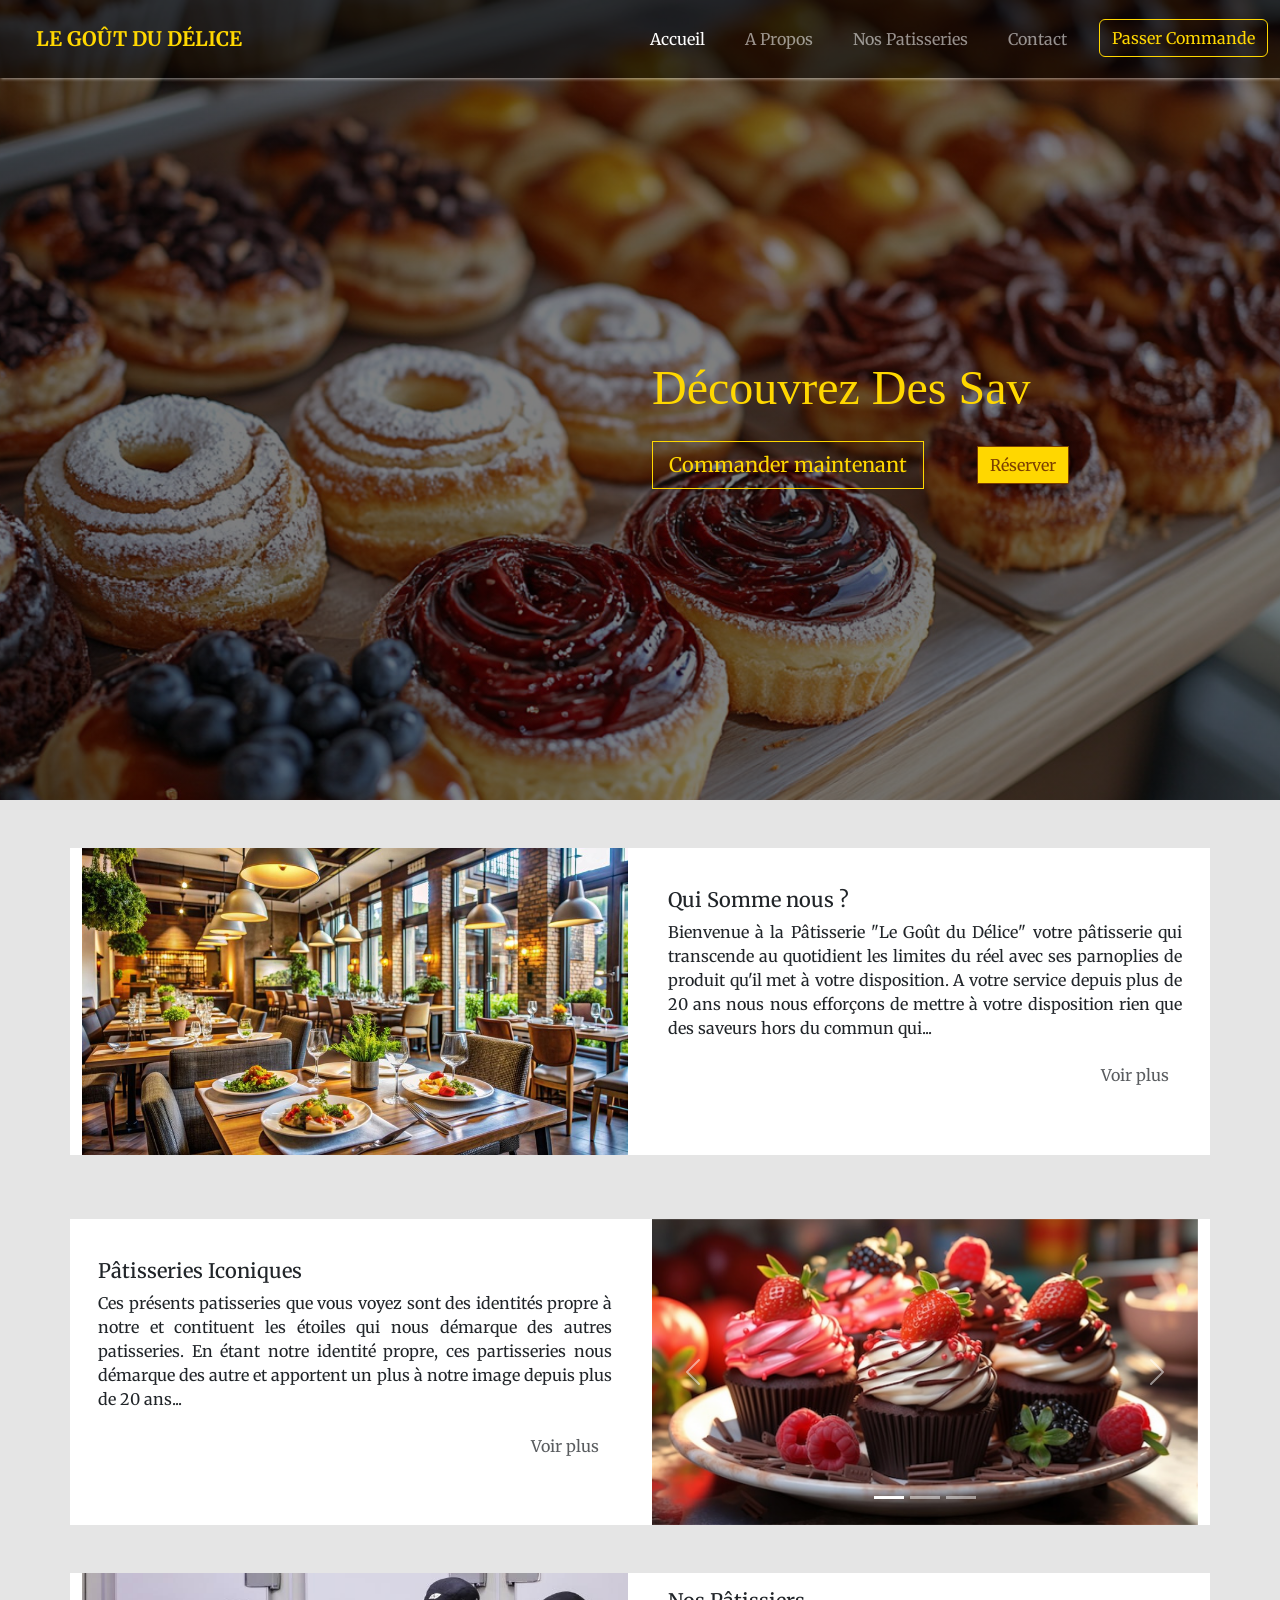
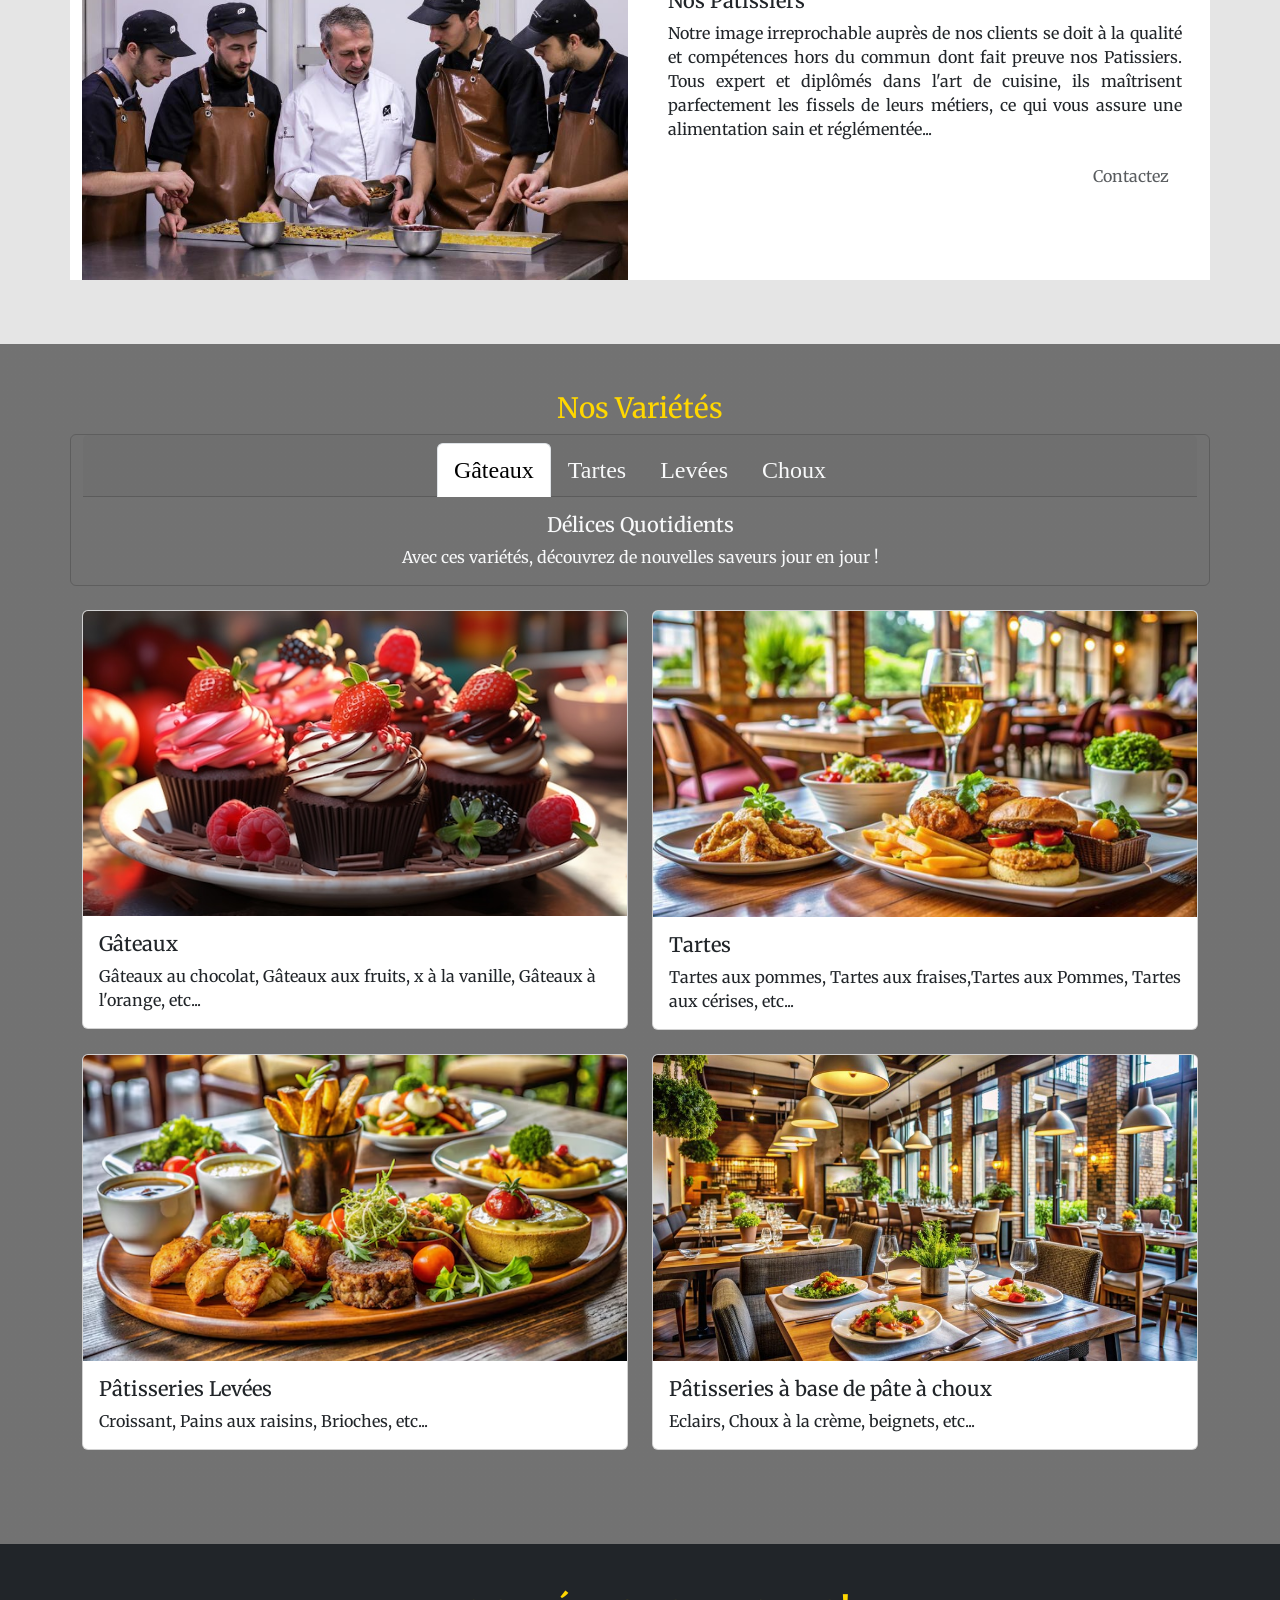
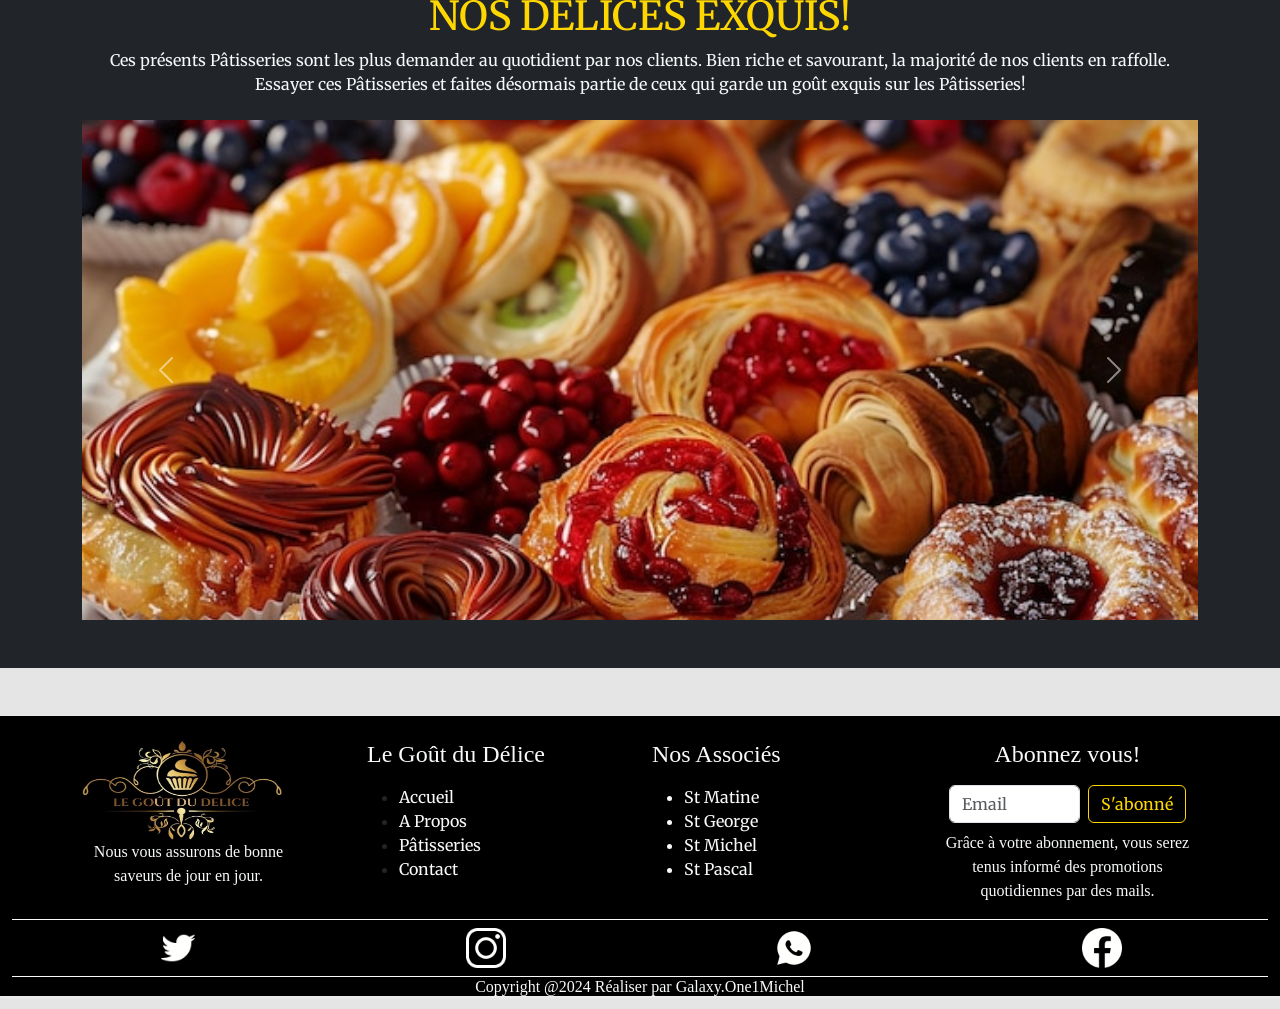
<file: index.html>
<!doctype html>
<html lang="en">

<head>
    <meta charset="utf-8">
    <meta name="viewport" content="width=device-width, initial-scale=1">
    <title>Bootstrap demo</title>
    <link rel="stylesheet" href="https://cdnjs.cloudflare.com/ajax/libs/font-awesome/5.15.3/css/all.min.css">
    <link href="https://cdn.jsdelivr.net/npm/bootstrap@5.3.3/dist/css/bootstrap.min.css" rel="stylesheet"
        integrity="sha384-QWTKZyjpPEjISv5WaRU9OFeRpok6YctnYmDr5pNlyT2bRjXh0JMhjY6hW+ALEwIH" crossorigin="anonymous">
    <link rel="stylesheet" href="css/styles.css">
</head>

<body class="body">
    <nav class="cc-navbar navbar navbar-expand-lg position-fixed navbar-dark w-100">
        <div class="container-fluid">
            <a class="navbar-brand text-uppercase fw-bolder mx-4 py-3" href="#"><span style="color: #ffd700;">Le Goût du Délice</span></a>
            <button class="navbar-toggler" type="button" data-bs-toggle="collapse"
                data-bs-target="#navbarSupportedContent" aria-controls="navbarSupportedContent" aria-expanded="false"
                aria-label="Toggle navigation">
                <span class="navbar-toggler-icon"></span>
            </button>
            <div class="collapse navbar-collapse" id="navbarSupportedContent">
                <ul class="navbar-nav ms-auto mb-2 mb-lg-0">
                    <li class="nav-item pe-4">
                        <a class="nav-link active" aria-current="page" href="#">Accueil</a>
                    </li>
                    <li class="nav-item pe-4">
                        <a class="nav-link" href="about.html">A Propos</a>
                    </li>

                    </li>
                    <li class="nav-item pe-4">
                        <a class="nav-link" href="patisseries.html">Nos Patisseries</a>
                    </li>
                    <li class="nav-item "></li>
                        <a class="nav-link" href="contact.html">Contact</a>
                    </li>
                    <li class="nav-item ps-4">
                        <a class="btn btn-order rounded=0" href="#">Passer Commande</a>
                    </li>
                </ul>

            </div>
        </div>
    </nav>
    <section class="banner d-flex justify-content-center align-items-center pt-5">
        <div class="container my-5 py-5">
            <div class="row">
                <div class="col-md-6"></div>
                <div class="col-md-6">
                    <h1 id="typing-text" class="typing-cursor text-capitalize py-3 redressed banner-desc " style="color: #ffd700;"></h1>
                    <p>
                        <button class="btn btn-ordere btn-lg me-5 rounded-0 merriweather">Commander maintenant</button>
                        <button class="btn btn-ordere2 rounded-0 merriweather"><span class="btn2"> Réserver</span></button>
                    </p>
                </div>
            </div>
        </div>
    </section>

    <section class="available merriweather py-5">
        <div class="container">
            <div class="row">
                <div class="card mb-3 border-0 rounded-0">
                    <div class="row ">
                        <div class="col-md-6">
                            <img src="image/restaurant-with-table-with-food-sign-that-says-lunch_1316278-3158.jpg"
                                class="img-fluid rounded-0" alt="...">
                        </div>
                        <div class="col-md-6">
                            <div class="card-body">
                                <br>
                                <h5 class="card-title merriweather">Qui Somme nous ?</h5>
                                <p class="card-text justify">Bienvenue à la Pâtisserie "Le Goût du Délice" votre pâtisserie qui transcende au quotidient les limites du réel avec ses parnoplies de produit qu'il met à votre disposition. A votre service depuis plus de 20 ans nous nous efforçons de mettre à votre disposition rien que des saveurs hors du commun qui... </p>
                                <p class="card-text"><a href="about.html" class="text-body-primary float-end text-muted btn">Voir plus</a></p>
                            </div>
                        </div>
                    </div>
                </div>
                <div class="card my-5 border-0 rounded-0">
                    <div class="row ">

                        <div class="col-md-6">
                            <div class="card-body">
                                <br>
                                <h5 class="card-title merriweather ">Pâtisseries Iconiques</h5>
                                <p class="card-text justify">Ces présents patisseries que vous voyez sont des identités propre à notre et contituent les étoiles qui nous démarque des autres patisseries. En étant notre identité propre, ces partisseries nous démarque des autre et apportent un plus à notre image depuis plus de 20 ans...</p>
                                <p class="card-text"><a href="patisseries.com" class="text-body-primary float-end text-muted btn">Voir plus</a></p>
                            </div>
                        </div>
                        <div class="col-md-6">
                            <!-- <img src="image/plate-food-with-glass-wine-plate-food-it_1313501-53721.jpg" class="img-fluid rounded-0" alt="..."> -->

                            <div id="carouselExampleIndicators" class="carousel slide">
                                <div class="carousel-indicators">
                                    <button type="button" data-bs-target="#carouselExampleIndicators"
                                        data-bs-slide-to="0" class="active" aria-current="true"
                                        aria-label="Slide 1"></button>
                                    <button type="button" data-bs-target="#carouselExampleIndicators"
                                        data-bs-slide-to="1" aria-label="Slide 2"></button>
                                    <button type="button" data-bs-target="#carouselExampleIndicators"
                                        data-bs-slide-to="2" aria-label="Slide 3"></button>
                                </div>
                                <div class="carousel-inner">
                                    <div class="carousel-item active">
                                        <img src="image/delicieux-cupcakes-aux-fruits_23-2150873155.jpg"
                                            class="d-block w-100" alt="...">
                                    </div>
                                    <div class="carousel-item">
                                        <img src="image/plate-food-with-glass-wine-plate-food-it_1313501-53721.jpg"
                                            class="d-block w-100" alt="...">
                                    </div>
                                    <div class="carousel-item">
                                        <img src="image/restaurant-with-table-with-food-sign-that-says-lunch_1316278-3158.jpg"
                                            class="d-block w-100" alt="...">
                                    </div>
                                </div>
                                <button class="carousel-control-prev" type="button"
                                    data-bs-target="#carouselExampleIndicators" data-bs-slide="prev">
                                    <span class="carousel-control-prev-icon" aria-hidden="true"></span>
                                    <span class="visually-hidden">Previous</span>
                                </button>
                                <button class="carousel-control-next" type="button"
                                    data-bs-target="#carouselExampleIndicators" data-bs-slide="next">
                                    <span class="carousel-control-next-icon" aria-hidden="true"></span>
                                    <span class="visually-hidden">Next</span>
                                </button>
                            </div>
                        </div>
                    </div>
                </div>
                <div class="card mb-3 border-0 rounded-0">
                    <div class="row ">
                        <div class="col-md-6">
                            <img src="image/B9736117734Z.1_20240409185253_000+GB4OIE779.1-0.jpg"
                                class="img-fluid rounded-0" alt="...">
                        </div>
                        <div class="col-md-6">
                            <div class="card-body">
                                <h5 class="card-title merriweather">Nos Pâtissiers</h5>
                                <p class="card-text justify">Notre image irreprochable auprès de nos clients se doit à la qualité et compétences hors du commun dont fait preuve nos Patissiers. Tous expert et diplômés dans l'art de cuisine, ils maîtrisent parfectement les fissels de leurs métiers, ce qui vous assure une alimentation sain et réglémentée... </p>
                                <p class="card-text"><a href="contact.html" class="text-body-primary float-end text-muted btn">Contactez</a></p>
                            </div>
                        </div>
                    </div>
                </div>
            </div>
        </div>
    </section>

    <section class="cc-menu py-5 text-light merriweather">
        <div class="container">
            <div class="row">
                <h3 class="text-center text-light merriweather"><span style="color: #ffd700;">Nos Variétés</span></h3>
                <div class="card bg-transparent text-center mb-4">
                    <div class="card-header redressed fs-4">
                        <ul class="nav nav-tabs justify-content-center card-header-tabs ">
                            <li class="nav-item">
                                <a class="nav-link active" aria-current="true" href="patisseries.html#gat">Gâteaux</a>
                            </li>
                            <li class="nav-item">
                                <a class="nav-link text-light" href="patisseries.html#tar">Tartes</a>
                            </li>
                            <li class="nav-item">
                                <a class="nav-link text-light" href="patisseries.html#lev">Levées</a>
                            </li>
                            <li class="nav-item">
                                <a class="nav-link text-light" href="patisseries.html#cho">Choux</a>
                            </li>
                            
                        </ul>
                    </div>
                    <div class="card-body text-light">
                        <h5 class="card-title">Délices Quotidients</h5>
                        <p class="card-text">Avec ces variétés, découvrez de nouvelles saveurs jour en jour !</p>

                    </div>
                </div>
            </div>
            <div class="row row-cols-1 row-cols-md-2 g-4">
                <div class="col">
                    <div class="card">
                        <img src="image/delicieux-cupcakes-aux-fruits_23-2150873155.jpg"
                            class="card-img-top" alt="...">
                        <div class="card-body">
                            <h5 class="card-title merriweather">Gâteaux</h5>
                            <p class="card-text">Gâteaux au chocolat, Gâteaux aux fruits, x à la vanille, Gâteaux à l'orange, etc...</p>
                        </div>
                    </div>
                </div>
                <div class="col">
                    <div class="card">
                        <img src="image/plate-food-with-glass-wine-plate-food-it_1313501-53721.jpg" class="card-img-top"
                            alt="...">
                        <div class="card-body">
                            <h5 class="card-title merriweather">Tartes</h5>
                            <p class="card-text">Tartes aux pommes, Tartes aux fraises,Tartes aux Pommes, Tartes aux cérises, etc...
                                </p>
                        </div>
                    </div>
                </div>
                <div class="col d-none d-md-block">
                    <div class="card">
                        <img src="image/tray-food-including-french-fries-french-fries-drink_1316278-1171.avif"
                            class="card-img-top" alt="...">
                        <div class="card-body">
                            <h5 class="card-title merriweather">Pâtisseries Levées</h5>
                            <p class="card-text">Croissant, Pains aux raisins, Brioches, etc...</p>
                        </div>
                    </div>
                </div>
                <div class="col d-none d-md-block">
                    <div class="card">
                        <img src="image/restaurant-with-table-with-food-sign-that-says-lunch_1316278-3158.jpg" class="card-img-top"
                            alt="...">
                        <div class="card-body">
                            <h5 class="card-title merriweather">Pâtisseries à base de pâte à choux</h5>
                            <p class="card-text">Eclairs, Choux à la crème, beignets, etc...</p>
                        </div>
                    </div>
                </div>
            </div>
        </div>
    </section>

    <section class="cc-carousel merriweather bg-dark text-light text-center py-5">
        <div class="container">
            <div class="row">
                <h1 class="text-uppercase"><span style="color: #ffd700;">Nos Délices exquis!</span></h1>
                <div class="col pb-4">Ces présents Pâtisseries sont les plus demander au quotidient par nos clients. Bien riche et savourant, la majorité de nos clients en raffolle. Essayer ces Pâtisseries et faites désormais partie de ceux qui garde un goût exquis sur les Pâtisseries!</div>
            </div>
            <div id="carouselExampleFade" class="carousel slide carousel-fade">
                <div class="carousel-inner " style="height: 500px;">
                  <div class="carousel-item active">
                    <img src="image/plat-patisseries-danoises-assorties-fruits_1148322-70954.jpg" class="d-block w-100" alt="...">
                  </div>
                  <div class="carousel-item">
                    <img src="image/delicieux-cupcakes-aux-fruits_23-2150873155.jpg" class="d-block w-100" alt="...">
                  </div>
                  <div class="carousel-item">
                    <img src="image/variete-beignets-patisseries-sont-affiches-table_1176913-26624.jpg" class="d-block w-100" alt="...">
                  </div>
                </div>
                <button class="carousel-control-prev" type="button" data-bs-target="#carouselExampleFade" data-bs-slide="prev">
                  <span class="carousel-control-prev-icon" aria-hidden="true"></span>
                  <span class="visually-hidden">Previous</span>
                </button>
                <button class="carousel-control-next" type="button" data-bs-target="#carouselExampleFade" data-bs-slide="next">
                  <span class="carousel-control-next-icon" aria-hidden="true"></span>
                  <span class="visually-hidden">Next</span>
                </button>
              </div>
        </div>
    </section>


    <script src="https://cdn.jsdelivr.net/npm/bootstrap@5.3.3/dist/js/bootstrap.bundle.min.js"
        integrity="sha384-YvpcrYf0tY3lHB60NNkmXc5s9fDVZLESaAA55NDzOxhy9GkcIdslK1eN7N6jIeHz"
        crossorigin="anonymous">
    </script>

        <script>
            const text = 'Découvrez des saveurs exquises avec "Le Goût du Délice" !';
    const typingText = document.getElementById('typing-text');
    let i = 0;
    let isDeleting = false;

    function typeWriter() {
      if (!isDeleting && i < text.length) {
        typingText.innerHTML += text.charAt(i);
        i++;
        setTimeout(typeWriter, 100);
      } else if (!isDeleting && i === text.length) {
        isDeleting = true;
        setTimeout(typeWriter, 5000); // Pause de 5 secondes avant d'effacer
      } else if (isDeleting && i > 0) {
        typingText.innerHTML = text.substring(0, i - 1);
        i--;
        setTimeout(typeWriter, 50);
      } else {
        isDeleting = false;
        setTimeout(typeWriter, 500);
      }
    }

    window.onload = typeWriter;


        </script>
</body>
<footer class="container-fluid mt-5 ">
    <div class="container">
        <div class="row">
            <br>
            <div class="col mt-4">
                <img src="image/IMG-20240923-WA0018.jpg" class="mx-auto" style="width: 200px; height: 100px;" alt="">
                <p class="redressed text-light text-center me-5">Nous vous assurons de bonne saveurs de jour en jour.</p>
            </div>
            <div class="col mt-4">
                <h4 class="redressed mx-auto text-light ">Le Goût du Délice</h4>
                <p>
                    <ul>
                        <li><a href="index.html" class="text-light nav-link " >Accueil</a></li>
                        <li><a href="about.html" class="text-light nav-link " >A Propos</a></li>
                        <li><a href="patisseries.html" class="text-light nav-link " >Pâtisseries</a></li>
                        <li><a href="contact.html" class="text-light nav-link " >Contact</a></li>
                    </ul>
                </p>
            </div>
            <div class="col mt-4 d-none d-md-block">
                <h4 class="redressed mx-auto text-light ">Nos Associés</h4>
                <p>
                    <ul class="text-light liste-unstyled " >
                        <li class="text-light liste-unstiled ">St Matine</li>
                        <li class="text-light liste-unstyled ">St George</li>
                        <li class="text-light liste-unstyled ">St Michel</li>
                        <li class="text-light liste-unstyled ">St Pascal</li>
                        
                    </ul>
                </p>
            </div>
            <div class="col mt-4 d-none d-md-block">
                <h4 class="redressed mx-auto text-light text-center ">Abonnez vous!</h4>
                <nav class="navbar ">
                    <div class="container-fluid">
                      <form class="d-flex" role="search">
                        <input class="form-control me-2 shadow merriweather" type="email" placeholder="Email" aria-label="Search">
                        <button class="btn btn-outline  merriweather " style="color: #ffd700; border-color: #ffd700;" type="submit">S'abonné</button>
                      </form>
                    </div>
                  </nav>
                  <p class="redressed text-center text-light">Grâce à votre abonnement, vous serez tenus informé des promotions quotidiennes par des mails.</p>
            </div>
        </div>
       
    </div>
    <div class="container-fluid mb-4 ">
        <div class="row">
            <div style="height: 1px;" class="bg-light mb-2 container-fluid">
            
            </div>
            <div class="container">
                <p class="card-text justify d-flex mb-2 mx-auto">
                    <img src="image/twitter3.png" style="width: 40px; height: 40px;"  class="mx-auto" alt=""> 
                    <img src="image/instagram3.png" style="width: 40px; height: 40px;"  class="mx-auto" alt="">
                    <img src="image/whatsapp3.png" style="width: 40px; height: 40px;"  class="mx-auto" alt="">
                    <img src="image/facebook3.png" style="width: 40px; height: 40px;" class="mx-auto"  alt="">
                </p>
            </div>
            <div style="height: 1px;" class="bg-light mb-2 container-fluid"></div>
            
            </div>
            <p class="redressed text-center text-light d-none d-md-block  " style="position: relative;top: -10px;">Copyright @2024 Réaliser par Galaxy.One1Michel</p>
           
            
                </div>
    </div>
    
    </footer>

</html>
</file>
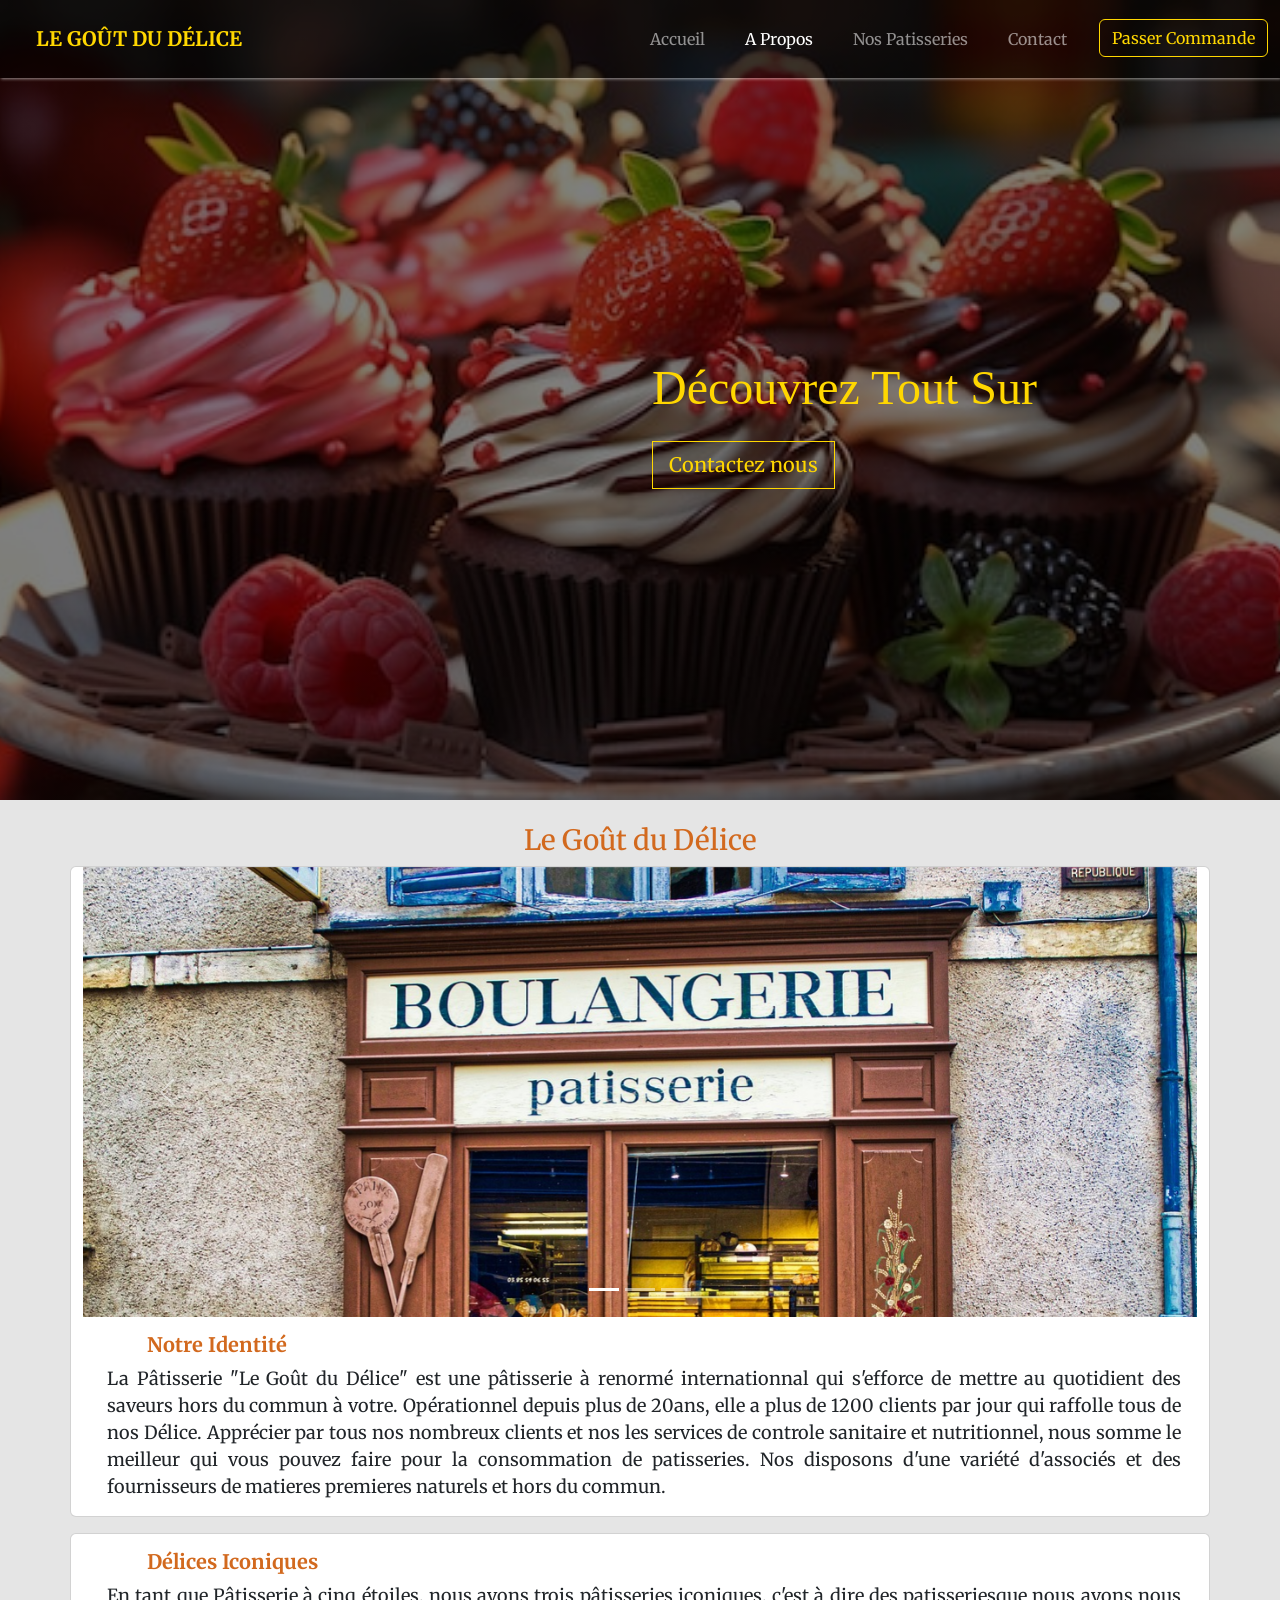
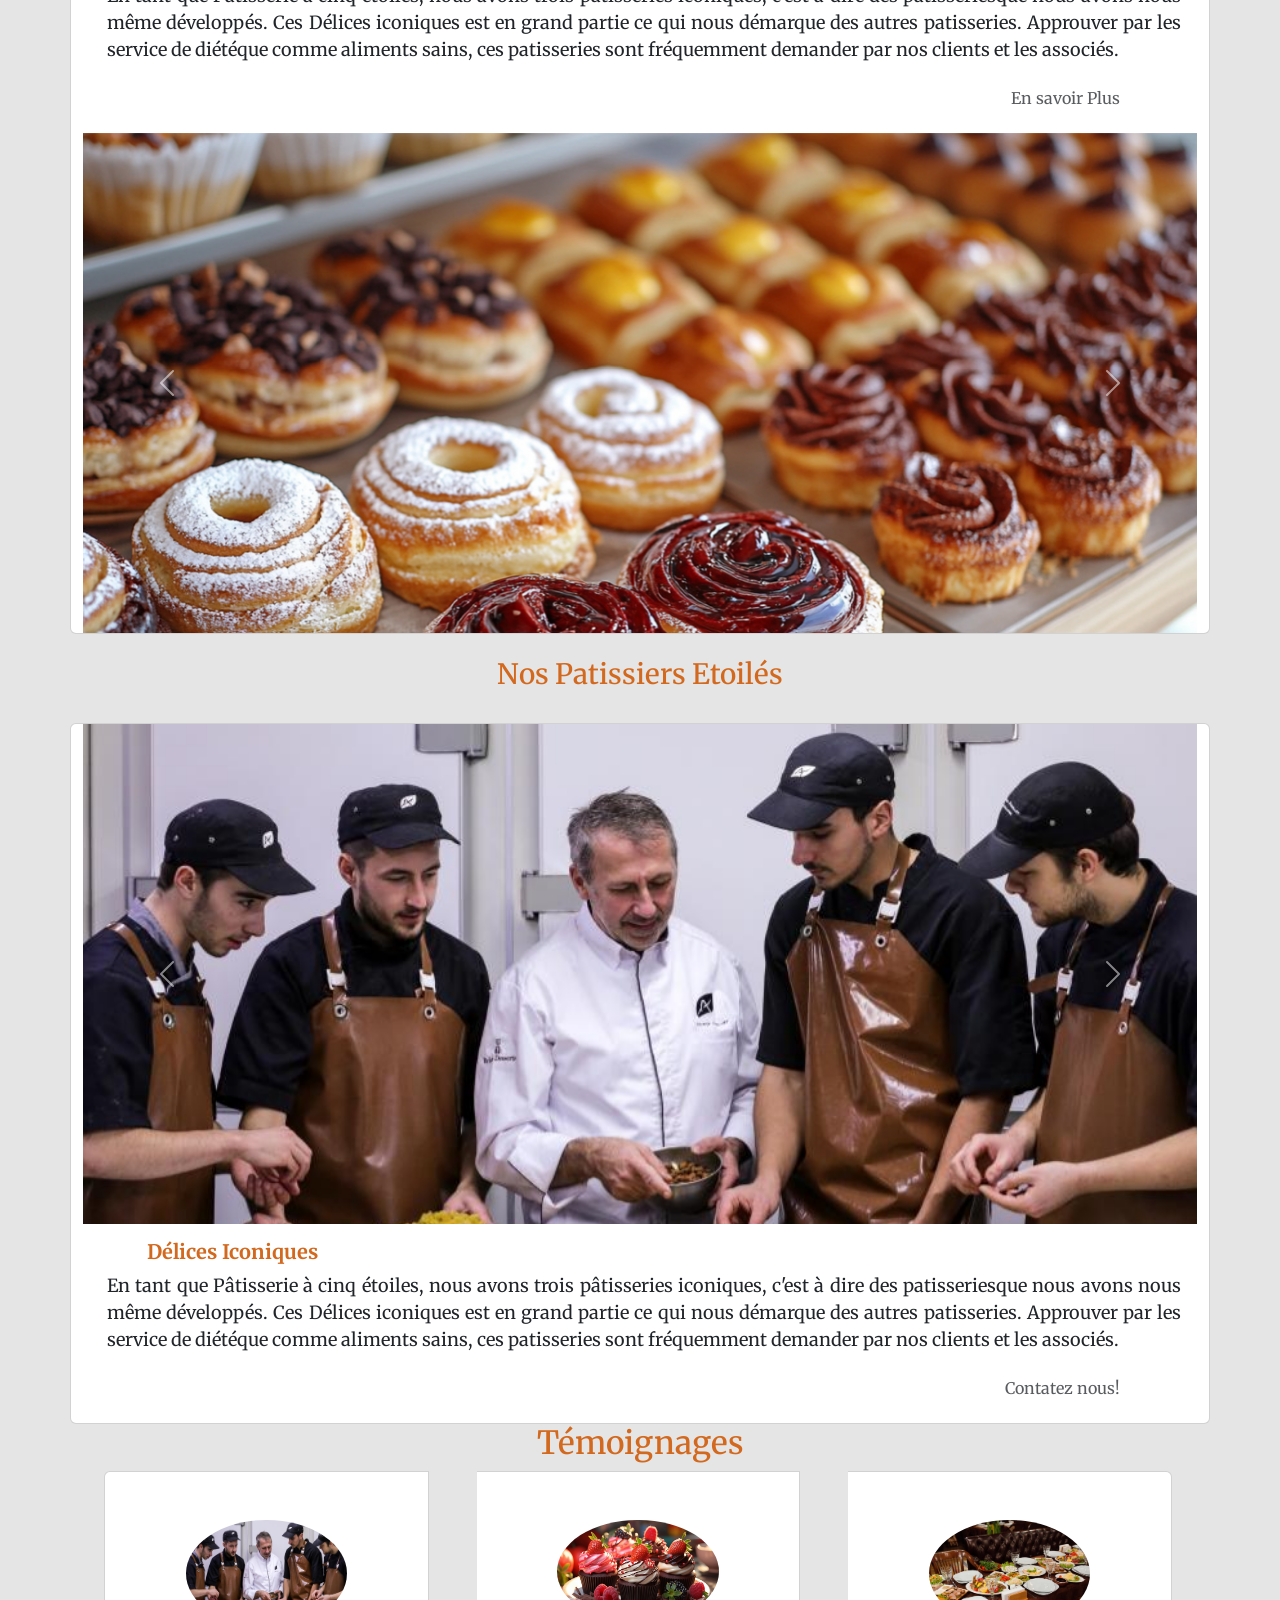
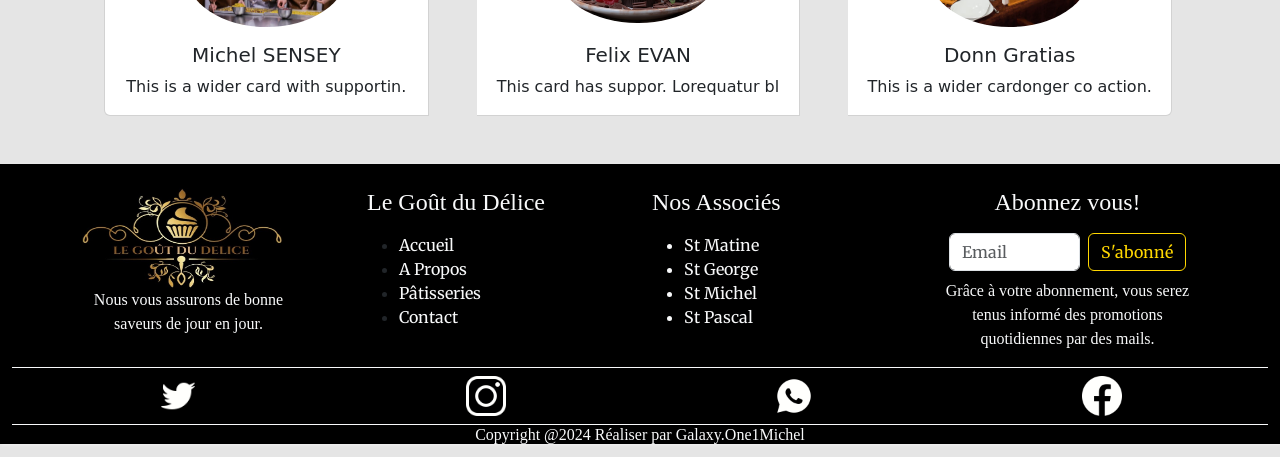
<file: about.html>
<!doctype html>
<html lang="en">

<head>
    <meta charset="utf-8">
    <meta name="viewport" content="width=device-width, initial-scale=1">
    <title>Bootstrap demo</title>
    <link rel="stylesheet" href="https://cdnjs.cloudflare.com/ajax/libs/font-awesome/5.15.3/css/all.min.css">
    <link href="https://cdn.jsdelivr.net/npm/bootstrap@5.3.3/dist/css/bootstrap.min.css" rel="stylesheet"
        integrity="sha384-QWTKZyjpPEjISv5WaRU9OFeRpok6YctnYmDr5pNlyT2bRjXh0JMhjY6hW+ALEwIH" crossorigin="anonymous">
    <link rel="stylesheet" href="css/styles2.css">
</head>

<body class="body">
    <nav class="cc-navbar navbar navbar-expand-lg position-fixed navbar-dark w-100">
        <div class="container-fluid">
            <a class="navbar-brand text-uppercase fw-bolder mx-4 py-3" href="#"><span style="color: #ffd700;">Le Goût du Délice</span></a>
            <button class="navbar-toggler" type="button" data-bs-toggle="collapse"
                data-bs-target="#navbarSupportedContent" aria-controls="navbarSupportedContent" aria-expanded="false"
                aria-label="Toggle navigation">
                <span class="navbar-toggler-icon"></span>
            </button>
            <div class="collapse navbar-collapse" id="navbarSupportedContent">
                <ul class="navbar-nav ms-auto mb-2 mb-lg-0">
                    <li class="nav-item pe-4">
                        <a class="nav-link " aria-current="page" href="index.html">Accueil</a>
                    </li>
                    <li class="nav-item pe-4">
                        <a class="nav-link active" href="about.html">A Propos</a>
                    </li>

                    </li>
                    <li class="nav-item pe-4">
                        <a class="nav-link" href="patisseries.html">Nos Patisseries</a>
                    </li>
                    <li class="nav-item "></li>
                        <a class="nav-link" href="contact.html">Contact</a>
                    </li>
                    <li class="nav-item ps-4">
                        <a class="btn btn-order rounded=0" href="#">Passer Commande</a>
                    </li>
                </ul>

            </div>
        </div>
    </nav>

    <section class="banner d-flex justify-content-center align-items-center pt-5">
        <div class="container my-5 py-5">
            <div class="row">
                <div class="col-md-6"></div>
                <div class="col-md-6">
                  <h1 id="typing-text" class="typing-cursor text-capitalize py-3 redressed banner-desc" style="color: #ffd700;"></h1>
                    <p>
                        <button class="btn btn-ordere btn-lg me-5 rounded-0 merriweather">Contactez nous</button>
                        
                    </p>
                </div>
            </div>
        </div>
    </section>
    <br>

    <div>
        <h3 class="merriweather" style="text-align: center;color: chocolate;">Le Goût du Délice</h3>
    </div>

    <div class="card mb-3 container">
        <div id="carouselExampleIndicators" class="carousel slide ">
            <div class="carousel-indicators">
              <button type="button" data-bs-target="#carouselExampleIndicators" data-bs-slide-to="0" class="active" aria-current="true" aria-label="Slide 1"></button>
              <button type="button" data-bs-target="#carouselExampleIndicators" data-bs-slide-to="1" aria-label="Slide 2"></button>
              <button type="button" data-bs-target="#carouselExampleIndicators" data-bs-slide-to="2" aria-label="Slide 3"></button>
            </div>
            <div class="carousel-inner" style="height: 450px;">
              <div class="carousel-item active">
                <img src="image/showcase-4992402_1280.jpg" class="d-block w-100" alt="...">
              </div>
              <div class="carousel-item">
                <img src="image/IMG-20240923-WA0017.jpg" class="d-block w-100" alt="...">
              </div>
              <div class="carousel-item">
                <img src="image/restaurant-with-table-with-food-sign-that-says-lunch_1316278-3158.jpg" class="d-block w-100" alt="...">
              </div>
            </div>
            <button class="carousel-control-prev" type="button" data-bs-target="#carouselExampleIndicators" data-bs-slide="prev">
              <span class="carousel-control-prev-icon" aria-hidden="true"></span>
              <span class="visually-hidden">Previous</span>
            </button>
            <button class="carousel-control-next" type="button" data-bs-target="#carouselExampleIndicators" data-bs-slide="next">
              <span class="carousel-control-next-icon" aria-hidden="true"></span>
              <span class="visually-hidden">Next</span>
            </button>
          </div>
        <div class="card-body">
          <h5 class="card-title merriweather ms-5 fw-bolder" style="color: chocolate;">Notre Identité</h5>
          <p class="card-text ms-2 merriweather tet" style="text-align: justify; font-size: 18px;">La Pâtisserie "Le Goût du Délice" est une pâtisserie à renormé internationnal qui s'efforce de mettre au quotidient des saveurs hors du commun à votre. Opérationnel depuis plus de 20ans, elle a plus de 1200 clients par jour qui raffolle tous de nos Délice. Apprécier par tous nos nombreux clients et nos les services de controle sanitaire et nutritionnel, nous somme le meilleur qui vous pouvez faire pour la consommation de patisseries. Nos disposons d'une variété d'associés et des fournisseurs de matieres premieres naturels et hors du commun. </p>
         
        </div>
      </div>

      <div class="card container">
        <div class="card-body">
          <h5 class="card-title merriweather ms-5 fw-bolder " style="color: chocolate;">Délices Iconiques</h5>
          <p class="card-text ms-2 merriweather tet" style="text-align: justify; font-size: 18px;">En tant que Pâtisserie à cinq étoiles, nous avons trois pâtisseries iconiques, c'est à dire des patisseriesque nous avons nous même développés. Ces Délices iconiques est en grand partie ce qui nous démarque des autres patisseries. Approuver par les service de diétéque comme aliments sains, ces patisseries sont fréquemment demander par nos clients et les associés.  </p>
          <p class="card-text"><a href="patisseries.html" class="text-body-primary merriweather float-end text-muted me-5 btn">En savoir Plus</a></p>
                            
        </div>
        <a href=""></a>
        <div id="carouselExampleFade" class="carousel slide carousel-fade">
            <div class="carousel-inner " style="height: 500px;">
              <div class="carousel-item active">
                <img src="image/Patisserie_Boulangerie_Pastry.jpg" class="d-block w-100" alt="...">
              </div>
              <div class="carousel-item">
                <img src="image/delicieux-cupcakes-aux-fruits_23-2150873155.jpg" class="d-block w-100" alt="...">
              </div>
              <div class="carousel-item">
                <img src="image/variete-beignets-patisseries-sont-affiches-table_1176913-26624.jpg" class="d-block w-100" alt="...">
              </div>
            </div>
            <button class="carousel-control-prev" type="button" data-bs-target="#carouselExampleFade" data-bs-slide="prev">
              <span class="carousel-control-prev-icon" aria-hidden="true"></span>
              <span class="visually-hidden">Previous</span>
            </button>
            <button class="carousel-control-next" type="button" data-bs-target="#carouselExampleFade" data-bs-slide="next">
              <span class="carousel-control-next-icon" aria-hidden="true"></span>
              <span class="visually-hidden">Next</span>
            </button>
          </div>
      </div><br>

      <div>
        <h3 class="merriweather" style="text-align: center;color: chocolate;">Nos Patissiers Etoilés</h3>
    </div><br>

      <div class="card container">
        <div id="carouselExampleFade" class="carousel slide carousel-fade ">
            <div class="carousel-inner " style="height: 500px;">
              <div class="carousel-item active">
                <img src="image/B9736117734Z.1_20240409185253_000+GB4OIE779.1-0.jpg" class="d-block w-100" alt="...">
              </div>
              <div class="carousel-item">
                <img src="image/eddy-benghanem-chef-patissier-du-trianon-palace_3299994.jpeg" class="d-block w-100" alt="...">
              </div>
              <div class="carousel-item">
                <img src="image/table-filled-dishes-food-set-260nw-2477073165.webp" class="d-block w-100" alt="...">
              </div>
            </div>
            <button class="carousel-control-prev" type="button" data-bs-target="#carouselExampleFade" data-bs-slide="prev">
              <span class="carousel-control-prev-icon" aria-hidden="true"></span>
              <span class="visually-hidden">Previous</span>
            </button>
            <button class="carousel-control-next" type="button" data-bs-target="#carouselExampleFade" data-bs-slide="next">
              <span class="carousel-control-next-icon" aria-hidden="true"></span>
              <span class="visually-hidden">Next</span>
            </button>
          </div>
          <div class="card-body">
            <h5 class="card-title merriweather ms-5 fw-bolder " style="color: chocolate;">Délices Iconiques</h5>
            <p class="card-text ms-2 merriweather tet" style="text-align: justify; font-size: 18px;">En tant que Pâtisserie à cinq étoiles, nous avons trois pâtisseries iconiques, c'est à dire des patisseriesque nous avons nous même développés. Ces Délices iconiques est en grand partie ce qui nous démarque des autres patisseries. Approuver par les service de diétéque comme aliments sains, ces patisseries sont fréquemment demander par nos clients et les associés.  </p>
            <p class="card-text"><a href="patisseries.html" class="text-body-primary merriweather float-end text-muted me-5 btn">Contatez nous!</a></p>
                              
          </div>
      </div>

      <div>
        <h2 class="merriweather" style="text-align: center;color: chocolate; ">Témoignages</h2>
    </div>
        
    <div class="card-group container me-5 ">
      <div class="card me-5">
        <img src="image/B9736117734Z.1_20240409185253_000+GB4OIE779.1-0.jpg" class="card-img-top  w-50 h-50 mx-auto mt-5" style="border-radius: 50%;" alt="...">
        <div class="card-body">
          <h5 class="card-title text-center">Michel SENSEY</h5>
          <p class="card-text text-center">This is a wider card with supportin.</p>
        </div>
        
      </div>
      <div class="card me-5">
        <img src="image/delicieux-cupcakes-aux-fruits_23-2150873155.jpg" class="card-img-top w-50 h-50 mx-auto mt-5 mb-1" style="border-radius: 50%;" alt="...">
        <div class="card-body">
          <h5 class="card-title text-center">Felix EVAN</h5>
          <p class="card-text text-center">This card has suppor. Lorequatur bl</p>
        </div>
        
      </div>
      <div class="card me-5">
        <img src="image/dinner-table-setup-with-delicious-food-ready-be-served_140725-10731.avif" class="card-img-top w-50 h-50 mx-auto mt-5" style="border-radius: 50%;" alt="...">
        <div class="card-body">
          <h5 class="card-title text-center">Donn Gratias</h5>
          <p class="card-text text-center">This is a wider cardonger co action.</p>
        </div>
        
      </div>
    </div>

    <script src="https://cdn.jsdelivr.net/npm/bootstrap@5.3.3/dist/js/bootstrap.bundle.min.js"
    integrity="sha384-YvpcrYf0tY3lHB60NNkmXc5s9fDVZLESaAA55NDzOxhy9GkcIdslK1eN7N6jIeHz"
    crossorigin="anonymous"></script>

    <script>
      const text = 'Découvrez tout sur La Pâtisserie "Le Goût du Délice"!';
const typingText = document.getElementById('typing-text');
let i = 0;
let isDeleting = false;

function typeWriter() {
if (!isDeleting && i < text.length) {
  typingText.innerHTML += text.charAt(i);
  i++;
  setTimeout(typeWriter, 100);
} else if (!isDeleting && i === text.length) {
  isDeleting = true;
  setTimeout(typeWriter, 5000); // Pause de 5 secondes avant d'effacer
} else if (isDeleting && i > 0) {
  typingText.innerHTML = text.substring(0, i - 1);
  i--;
  setTimeout(typeWriter, 50);
} else {
  isDeleting = false;
  setTimeout(typeWriter, 500);
}
}

window.onload = typeWriter;


  </script>
</body>
<footer class="container-fluid mt-5">
  <div class="container">
      <div class="row">
          <br>
          <div class="col mt-4">
              <img src="image/IMG-20240923-WA0018.jpg" class="mx-auto" style="width: 200px; height: 100px;" alt="">
              <p class="redressed text-light text-center me-5">Nous vous assurons de bonne saveurs de jour en jour.</p>
          </div>
          <div class="col mt-4">
              <h4 class="redressed mx-auto text-light ">Le Goût du Délice</h4>
              <p>
                  <ul >
                      <li><a href="index.html" class="text-light nav-link " >Accueil</a></li>
                      <li><a href="about.html" class="text-light nav-link " >A Propos</a></li>
                      <li><a href="patisseries.html" class="text-light nav-link " >Pâtisseries</a></li>
                      <li><a href="contact.html" class="text-light nav-link " >Contact</a></li>
                  </ul>
              </p>
          </div>
          <div class="col mt-4 d-none d-md-block ">
              <h4 class="redressed mx-auto text-light ">Nos Associés</h4>
              <p>
                  <ul class="text-light liste-unstyled " >
                      <li class="text-light liste-unstiled ">St Matine</li>
                      <li class="text-light liste-unstyled ">St George</li>
                      <li class="text-light liste-unstyled ">St Michel</li>
                      <li class="text-light liste-unstyled ">St Pascal</li>
                      
                  </ul>
              </p>
          </div>
          <div class="col mt-4 d-none d-md-block ">
              <h4 class="redressed mx-auto text-light text-center ">Abonnez vous!</h4>
              <nav class="navbar ">
                  <div class="container-fluid">
                    <form class="d-flex" role="search">
                      <input class="form-control me-2 shadow merriweather" type="email" placeholder="Email" aria-label="Search">
                      <button class="btn btn-outline  merriweather " style="color: #ffd700; border-color: #ffd700;" type="submit">S'abonné</button>
                    </form>
                  </div>
                </nav>
                <p class="redressed text-center text-light">Grâce à votre abonnement, vous serez tenus informé des promotions quotidiennes par des mails.</p>
          </div>
      </div>
     
  </div>
  <div class="container-fluid mb-4  ">
      <div class="row">
          <div style="height: 1px;" class="bg-light mb-2 container-fluid">
          
          </div>
          <div class="container  ">
              <p class="card-text justify d-flex mb-2 mx-auto">
                  <img src="image/twitter3.png" style="width: 40px; height: 40px;"  class="mx-auto" alt=""> 
                  <img src="image/instagram3.png" style="width: 40px; height: 40px;"  class="mx-auto" alt="">
                  <img src="image/whatsapp3.png" style="width: 40px; height: 40px;"  class="mx-auto" alt="">
                  <img src="image/facebook3.png" style="width: 40px; height: 40px;" class="mx-auto"  alt="">
              </p>
          </div>
          <div style="height: 1px;" class="bg-light mb-2 container-fluid"></div>
          
          </div>
          <p class="redressed text-center text-light d-none d-md-block  " style="position: relative;top: -10px;">Copyright @2024 Réaliser par Galaxy.One1Michel</p>
         
          
              </div>
  </div>
  
  </footer>

</html>
</file>
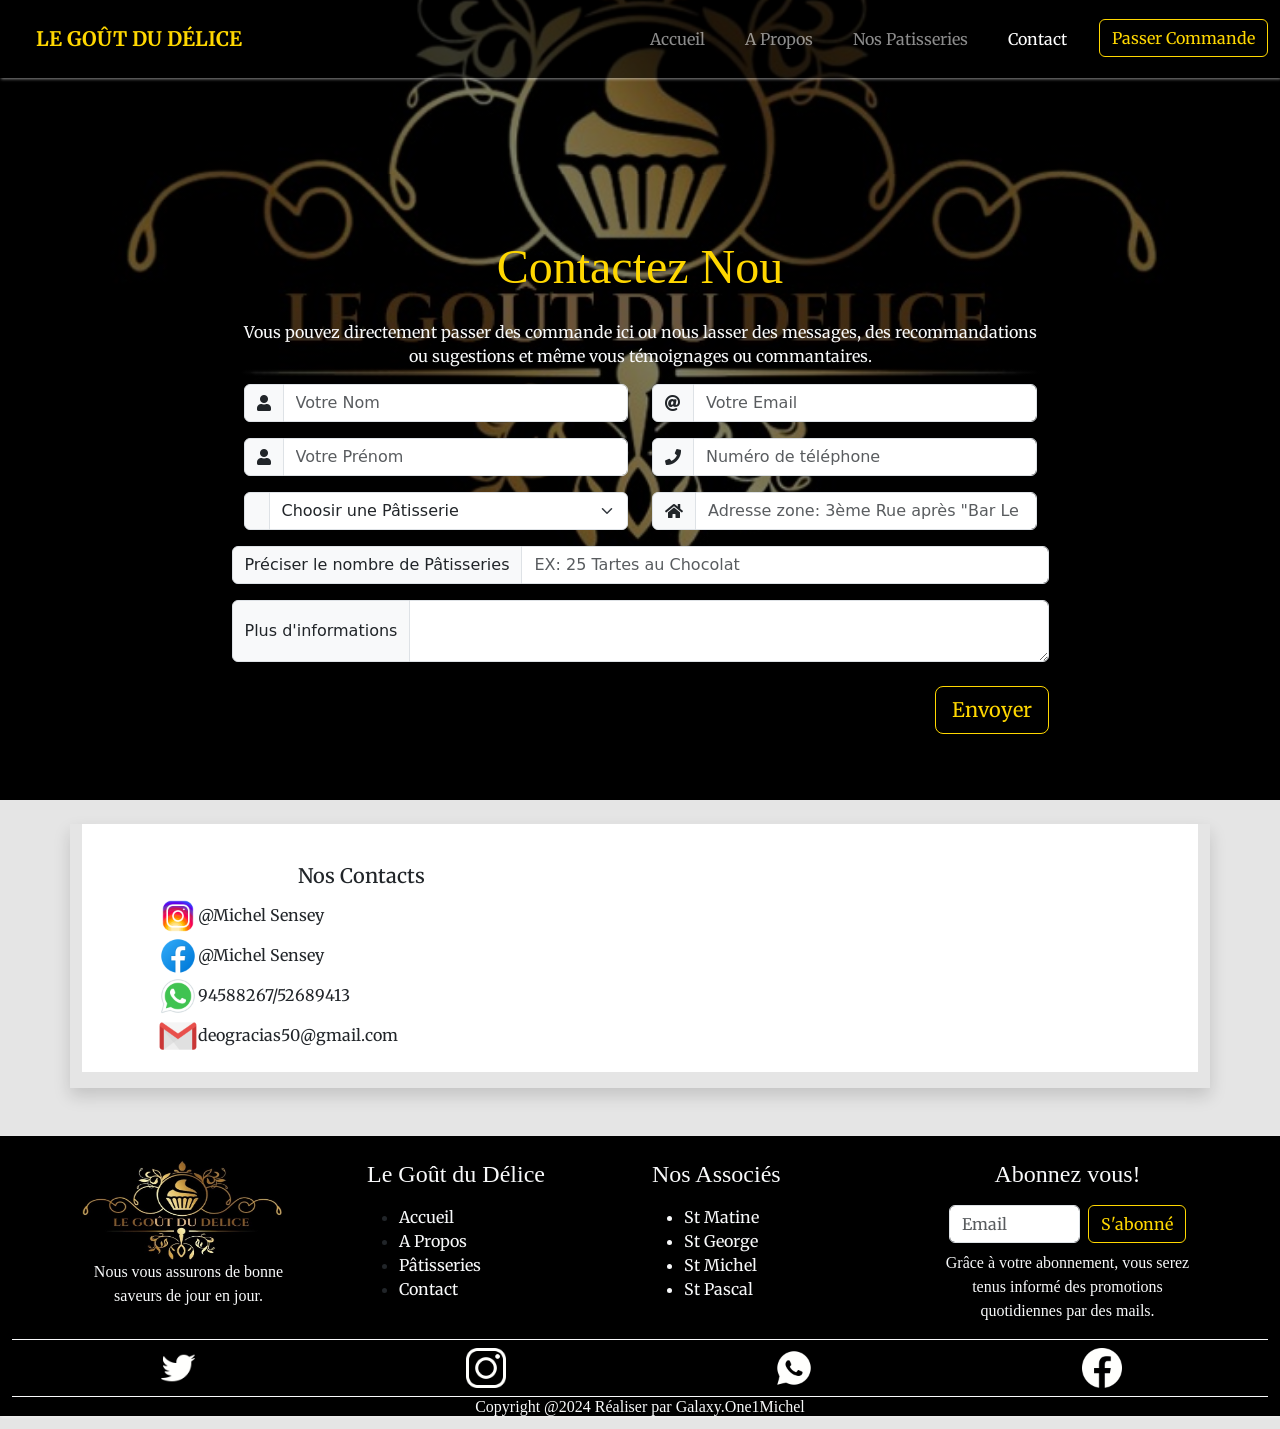
<file: contact.html>
<!doctype html>
<html lang="en">

<head>
    <meta charset="utf-8">
    <meta name="viewport" content="width=device-width, initial-scale=1">
    <title>Bootstrap demo</title>
    <link rel="stylesheet" href="https://cdnjs.cloudflare.com/ajax/libs/font-awesome/5.15.3/css/all.min.css">
    <link href="https://cdn.jsdelivr.net/npm/bootstrap@5.3.3/dist/css/bootstrap.min.css" rel="stylesheet"
        integrity="sha384-QWTKZyjpPEjISv5WaRU9OFeRpok6YctnYmDr5pNlyT2bRjXh0JMhjY6hW+ALEwIH" crossorigin="anonymous">
    <link rel="stylesheet" href="css/styles4.css">
</head>

<body class="body">
    <nav class="cc-navbar navbar navbar-expand-lg position-fixed navbar-dark w-100">
        <div class="container-fluid">
            <a class="navbar-brand text-uppercase fw-bolder mx-4 py-3" href="#"><span style="color: #ffd700;">Le Goût du
                    Délice</span></a>
            <button class="navbar-toggler" type="button" data-bs-toggle="collapse"
                data-bs-target="#navbarSupportedContent" aria-controls="navbarSupportedContent" aria-expanded="false"
                aria-label="Toggle navigation">
                <span class="navbar-toggler-icon"></span>
            </button>
            <div class="collapse navbar-collapse" id="navbarSupportedContent">
                <ul class="navbar-nav ms-auto mb-2 mb-lg-0">
                    <li class="nav-item pe-4">
                        <a class="nav-link " aria-current="page" href="index.html">Accueil</a>
                    </li>
                    <li class="nav-item pe-4">
                        <a class="nav-link " href="about.html">A Propos</a>
                    </li>

                    </li>
                    <li class="nav-item pe-4">
                        <a class="nav-link" href="patisseries.html">Nos Patisseries</a>
                    </li>
                    <li class="nav-item "></li>
                    <a class="nav-link active" href="contact.html">Contact</a>
                    </li>
                    <li class="nav-item ps-4">
                        <a class="btn btn-order " href="#">Passer Commande</a>
                    </li>
                </ul>

            </div>
        </div>
    </nav>

    <section class="banner d-flex justify-content-center align-items-center pt-5">
        <section class="order-form py-5">
            <div class="container">
                <h1 id="typing-text"
                    class="typing-cursor text-capitalize text-center py-3 redressed banner-desc d-none d-md-block"
                    style="color: #ffd700;"></h1>
                <p class="merriweather text-light text-center">Vous pouvez directement passer des commande ici ou nous
                    lasser des messages, des recommandations <br> ou sugestions et même vous témoignages ou
                    commantaires.</p>
                <form action="contact.php" method="post">
                    <div class="row">
                        <div class="col-md-6 col-sm ">
                            <div class="input-group mb-3">
                                <span class="input-group-text" id="basic-addon1"><i class="fas fa-user"></i></span>
                                <input type="text" class="form-control" name="nom" placeholder="Votre Nom" />
                            </div>
                            <div class="input-group mb-3">
                                <span class="input-group-text" id="basic-addon1"><i class="fas fa-user"></i></span>
                                <input type="text" class="form-control" name="prenom" placeholder="Votre Prénom" />
                            </div>

                            <div class="input-group mb-3">
                                <label class="input-group-text" for="inputGroupSelect01"><i
                                        class="fas fa-utesils"></i></label>
                                <select class="form-select" id="inputGroupSelect01">
                                    <option selected>Choosir une Pâtisserie</option>
                                    <option value="1">Gâteaux au Chocolat</option>
                                    <option value="2">Gâteaux au fruits</option>
                                    <option value="3">Gâteaux à la Vanille</option>
                                    <option value="4">Tartes aux Pommes</option>
                                    <option value="5">Tartes aux Fraises</option>
                                    <option value="6">Tartes aux Cérise</option>
                                    <option value="7">Croissants</option>
                                    <option value="8">Pains au Raisins</option>
                                    <option value="8">Brioches</option>
                                    <option value="9">Eclairs</option>
                                    <option value="10">Choux à la Crème</option>
                                    <option value="11">Beignets</option>
                                </select>
                            </div>



                        </div>
                        <div class="col-md-6 col-sm">
                            <div class="input-group mb-3">
                                <span class="input-group-text" id="basic-addon1"><i class="fas fa-at"></i></span>
                                <input type="email" class="form-control" name="email" placeholder="Votre Email" />
                            </div>

                            <div class="input-group mb-3 col-lg-6">
                                <span class="input-group-text" id="basic-addon1"><i class="fas fa-phone"></i></span>
                                <input type="text" class="form-control" name="numero" placeholder="Numéro de téléphone">
                            </div>

                            <div class="input-group mb-3 col-lg-6">
                                <span class="input-group-text" id="basic-addon1"><i class="fas fa-home"></i></span>
                                <input type="text" class="form-control col-lg-6" name="adr"
                                    placeholder='Adresse zone: 3ème Rue après "Bar Le Refuge Zogbadjè"'>
                            </div>
                        </div>
                    </div>
                   

            </div>
            
            <div class="row">
                <div class="input-group mb-3">
                    <span class="input-group-text" id="basic-addon1">Préciser le nombre de Pâtisseries</span>
                    <input type="text" class="form-control" placeholder="EX: 25 Tartes au Chocolat" />
                  </div>
                  
            </div>
            <div class="input-group">
                <span class="input-group-text">Plus d'informations</span>
                <textarea class="form-control" name="messages" aria-label="With textarea"></textarea>
            </div>
            <br>
            <p>
                <button class="btn btn-ordere btn-lg   merriweather float-end">Envoyer</button>

            </p>
            </form>
        </section>

    </section><br>

    <section class="container shadow ">
        <div class="container">
            <div class="row">
                <div class="card mb-3 border-0 rounded-0">
                    <div class="row ">
                        <div class="col-md-6">
                            <div class="card-body">
                                <br>
                                <h5 class="card-title merriweather text-center">Nos Contacts</h5>
                                <p class="card-text justify">
                                    <img src="image/instagram.png" style="width: 40px; height: 40px;" class="ms-5"
                                        alt=""><span class="merriweather">@Michel Sensey</span><br>
                                    <img src="image/facebook_circled_240px.png" style="width: 40px; height: 40px;"
                                        class="ms-5" alt=""><span class="merriweather">@Michel Sensey</span><br>
                                    <img src="image/whatsapp.png" style="width: 40px; height: 40px;" class="ms-5"
                                        alt=""><span class="merriweather">94588267/52689413</span><br>
                                    <img src="image/gmail.png" style="width: 40px; height: 40px;" class="ms-5"
                                        alt=""><span class="merriweather">deogracias50@gmail.com</span>
                                </p>


                            </div>
                        </div>
                        <div class="col-md-6" style="height:150PX ;">
                            <iframe
                                src="https://www.google.com/maps/embed?pb=!1m18!1m12!1m3!1d15858.926940985551!2d2.3222056031227316!3d6.428500235781508!2m3!1f0!2f0!3f0!3m2!1i1024!2i768!4f13.1!3m3!1m2!1s0x1024a84b65962bdb%3A0xfc96432a4e146342!2sH%C3%B4tel%20Le%20Refuge!5e0!3m2!1sfr!2sbj!4v1727304033291!5m2!1sfr!2sbj"
                                class="img-fluid container rounded-0" style="border:0; " allowfullscreen=""
                                loading="lazy" referrerpolicy="no-referrer-when-downgrade"></iframe>
                        </div>
                    </div>
                </div>
            </div>
    </section>

    <script src="https://cdn.jsdelivr.net/npm/bootstrap@5.3.3/dist/js/bootstrap.bundle.min.js"
        integrity="sha384-YvpcrYf0tY3lHB60NNkmXc5s9fDVZLESaAA55NDzOxhy9GkcIdslK1eN7N6jIeHz"
        crossorigin="anonymous"></script>

    <script>
        const text = 'Contactez Nous!';
        const typingText = document.getElementById('typing-text');
        let i = 0;
        let isDeleting = false;

        function typeWriter() {
            if (!isDeleting && i < text.length) {
                typingText.innerHTML += text.charAt(i);
                i++;
                setTimeout(typeWriter, 100);
            } else if (!isDeleting && i === text.length) {
                isDeleting = true;
                setTimeout(typeWriter, 5000); // Pause de 5 secondes avant d'effacer
            } else if (isDeleting && i > 0) {
                typingText.innerHTML = text.substring(0, i - 1);
                i--;
                setTimeout(typeWriter, 50);
            } else {
                isDeleting = false;
                setTimeout(typeWriter, 500);
            }
        }

        window.onload = typeWriter;


    </script>
</body>
<footer class="container-fluid mt-5">
    <div class="container">
        <div class="row">
            <br>
            <div class="col mt-4">
                <img src="image/IMG-20240923-WA0018.jpg" class="mx-auto" style="width: 200px; height: 100px;" alt="">
                <p class="redressed text-light text-center me-5">Nous vous assurons de bonne saveurs de jour en jour.
                </p>
            </div>
            <div class="col mt-4">
                <h4 class="redressed mx-auto text-light ">Le Goût du Délice</h4>
                <p>
                <ul>
                    <li><a href="index.html" class="text-light nav-link ">Accueil</a></li>
                    <li><a href="about.html" class="text-light nav-link ">A Propos</a></li>
                    <li><a href="patisseries.html" class="text-light nav-link ">Pâtisseries</a></li>
                    <li><a href="contact.html" class="text-light nav-link ">Contact</a></li>
                </ul>
                </p>
            </div>
            <div class="col mt-4 d-none d-md-block">
                <h4 class="redressed mx-auto text-light ">Nos Associés</h4>
                <p>
                <ul class="text-light liste-unstyled ">
                    <li class="text-light liste-unstiled ">St Matine</li>
                    <li class="text-light liste-unstyled ">St George</li>
                    <li class="text-light liste-unstyled ">St Michel</li>
                    <li class="text-light liste-unstyled ">St Pascal</li>

                </ul>
                </p>
            </div>
            <div class="col mt-4 d-none d-md-block">
                <h4 class="redressed mx-auto text-light text-center ">Abonnez vous!</h4>
                <nav class="navbar ">
                    <div class="container-fluid">
                        <form class="d-flex" role="search">
                            <input class="form-control me-2 shadow merriweather" type="email" placeholder="Email"
                                aria-label="Search">
                            <button class="btn btn-outline  merriweather "
                                style="color: #ffd700; border-color: #ffd700;" type="submit">S'abonné</button>
                        </form>
                    </div>
                </nav>
                <p class="redressed text-center text-light">Grâce à votre abonnement, vous serez tenus informé des
                    promotions quotidiennes par des mails.</p>
            </div>
        </div>

    </div>
    <div class="container-fluid mb-4">
        <div class="row">
            <div style="height: 1px;" class="bg-light mb-2 container-fluid">

            </div>
            <div class="container">
                <p class="card-text justify d-flex mb-2 mx-auto">
                    <img src="image/twitter3.png" style="width: 40px; height: 40px;" class="mx-auto" alt="">
                    <img src="image/instagram3.png" style="width: 40px; height: 40px;" class="mx-auto" alt="">
                    <img src="image/whatsapp3.png" style="width: 40px; height: 40px;" class="mx-auto" alt="">
                    <img src="image/facebook3.png" style="width: 40px; height: 40px;" class="mx-auto" alt="">
                </p>
            </div>
            <div style="height: 1px;" class="bg-light mb-2 container-fluid"></div>

        </div>
        <p class="redressed text-center text-light d-none d-md-block  " style="position: relative;top: -10px;">Copyright
            @2024 Réaliser par Galaxy.One1Michel</p>


    </div>
    </div>

</footer>

</html>
</file>
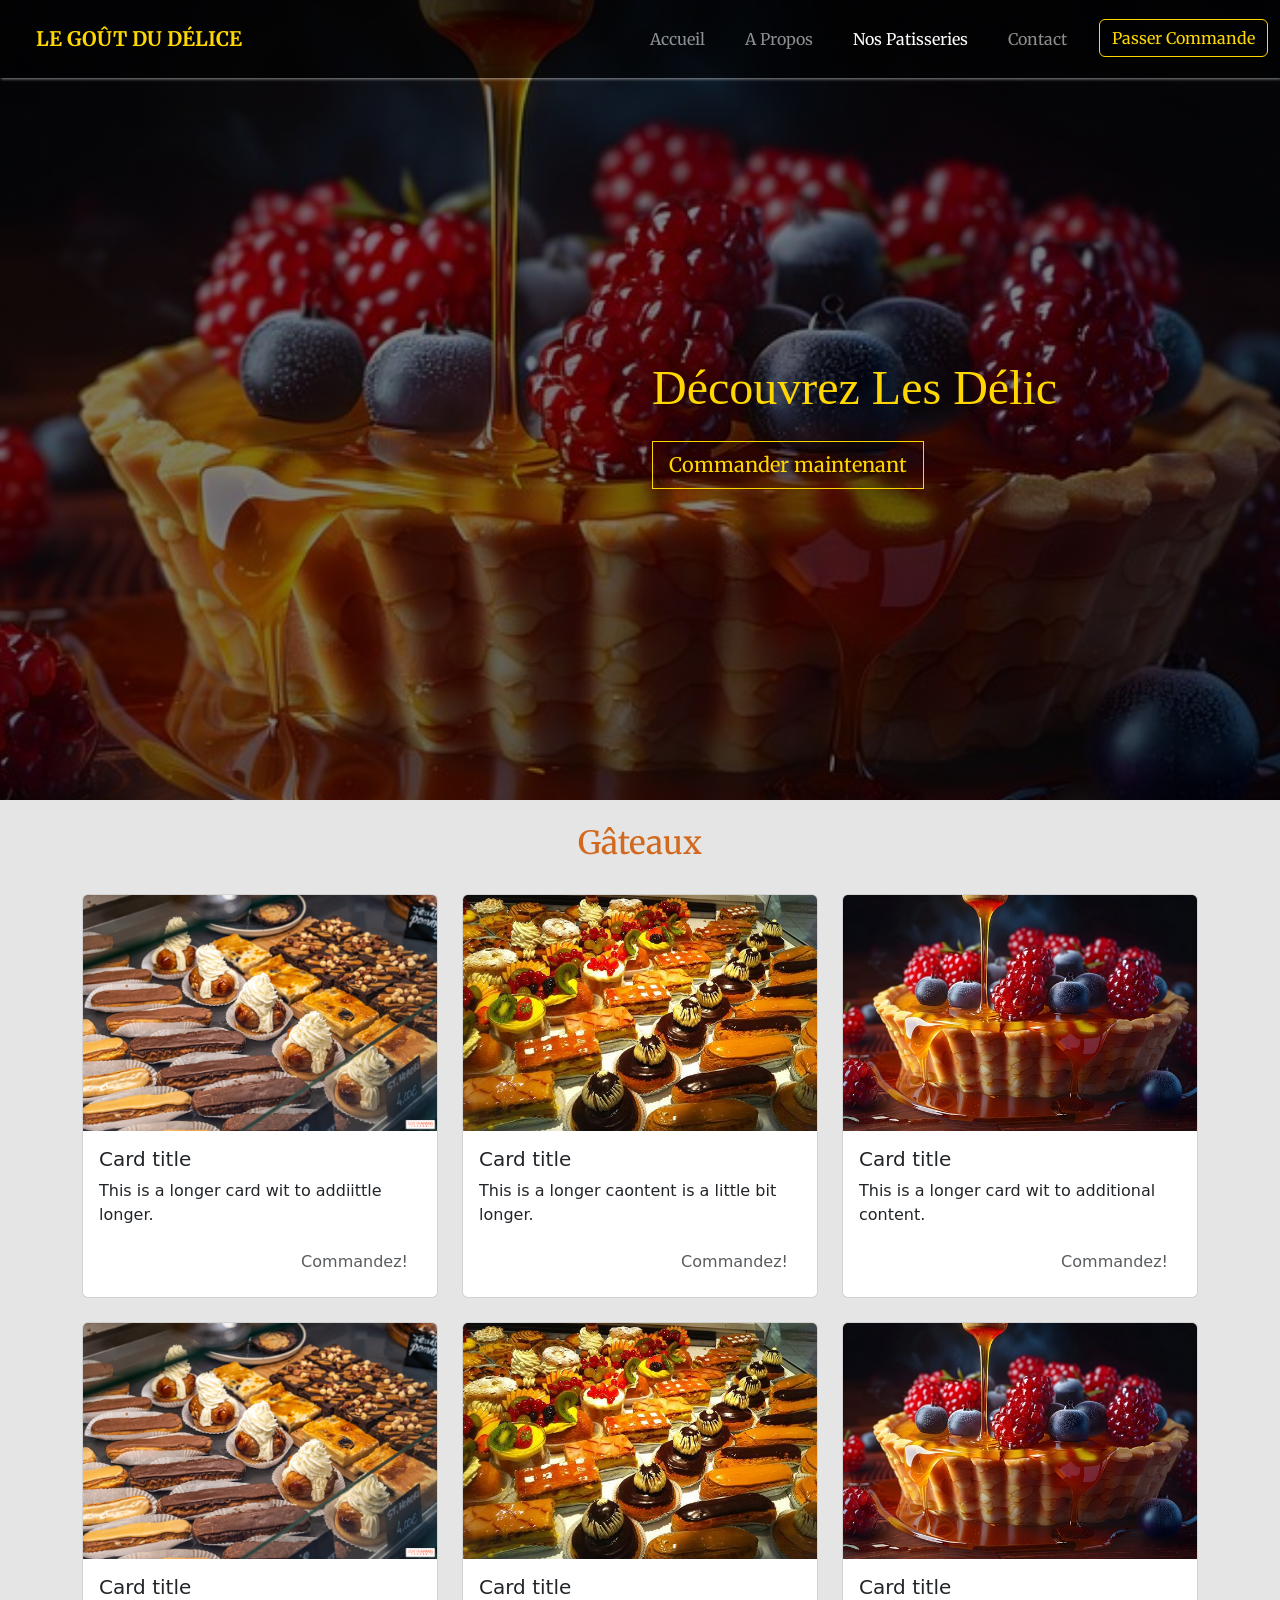
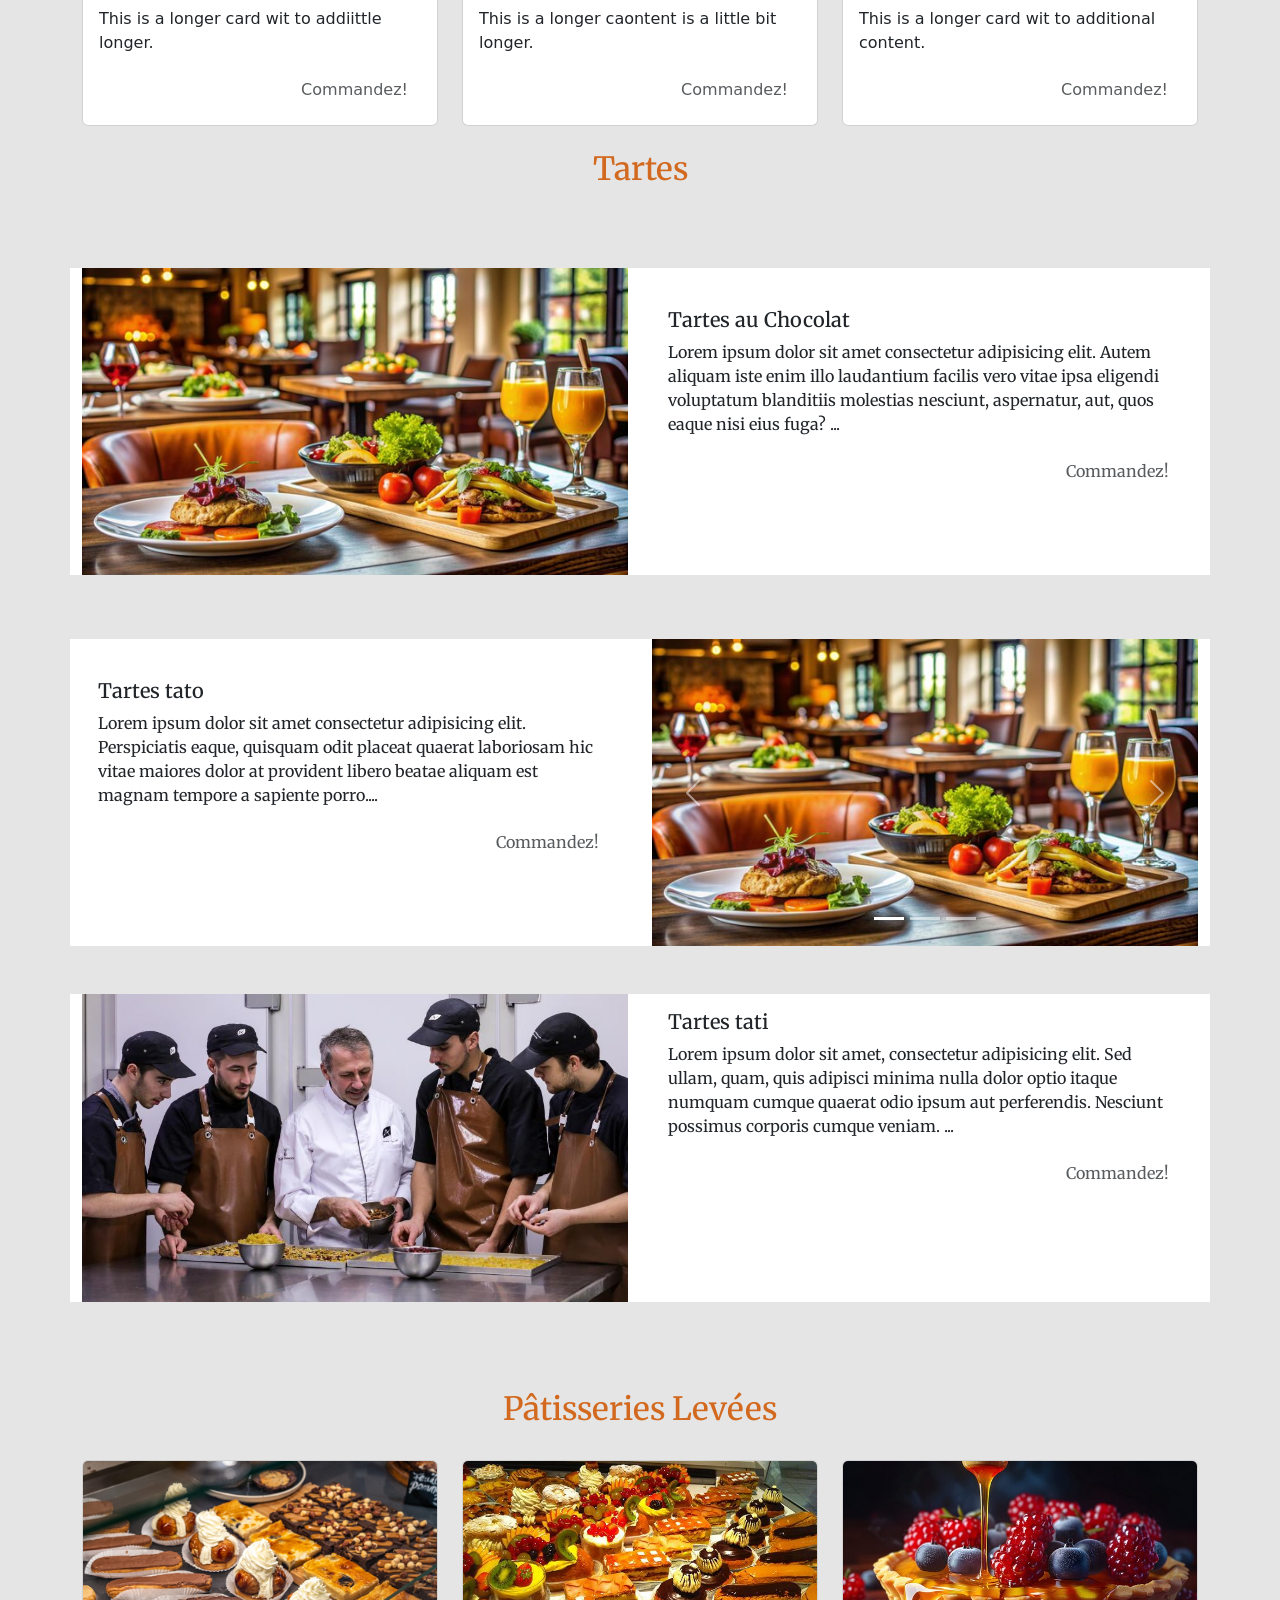
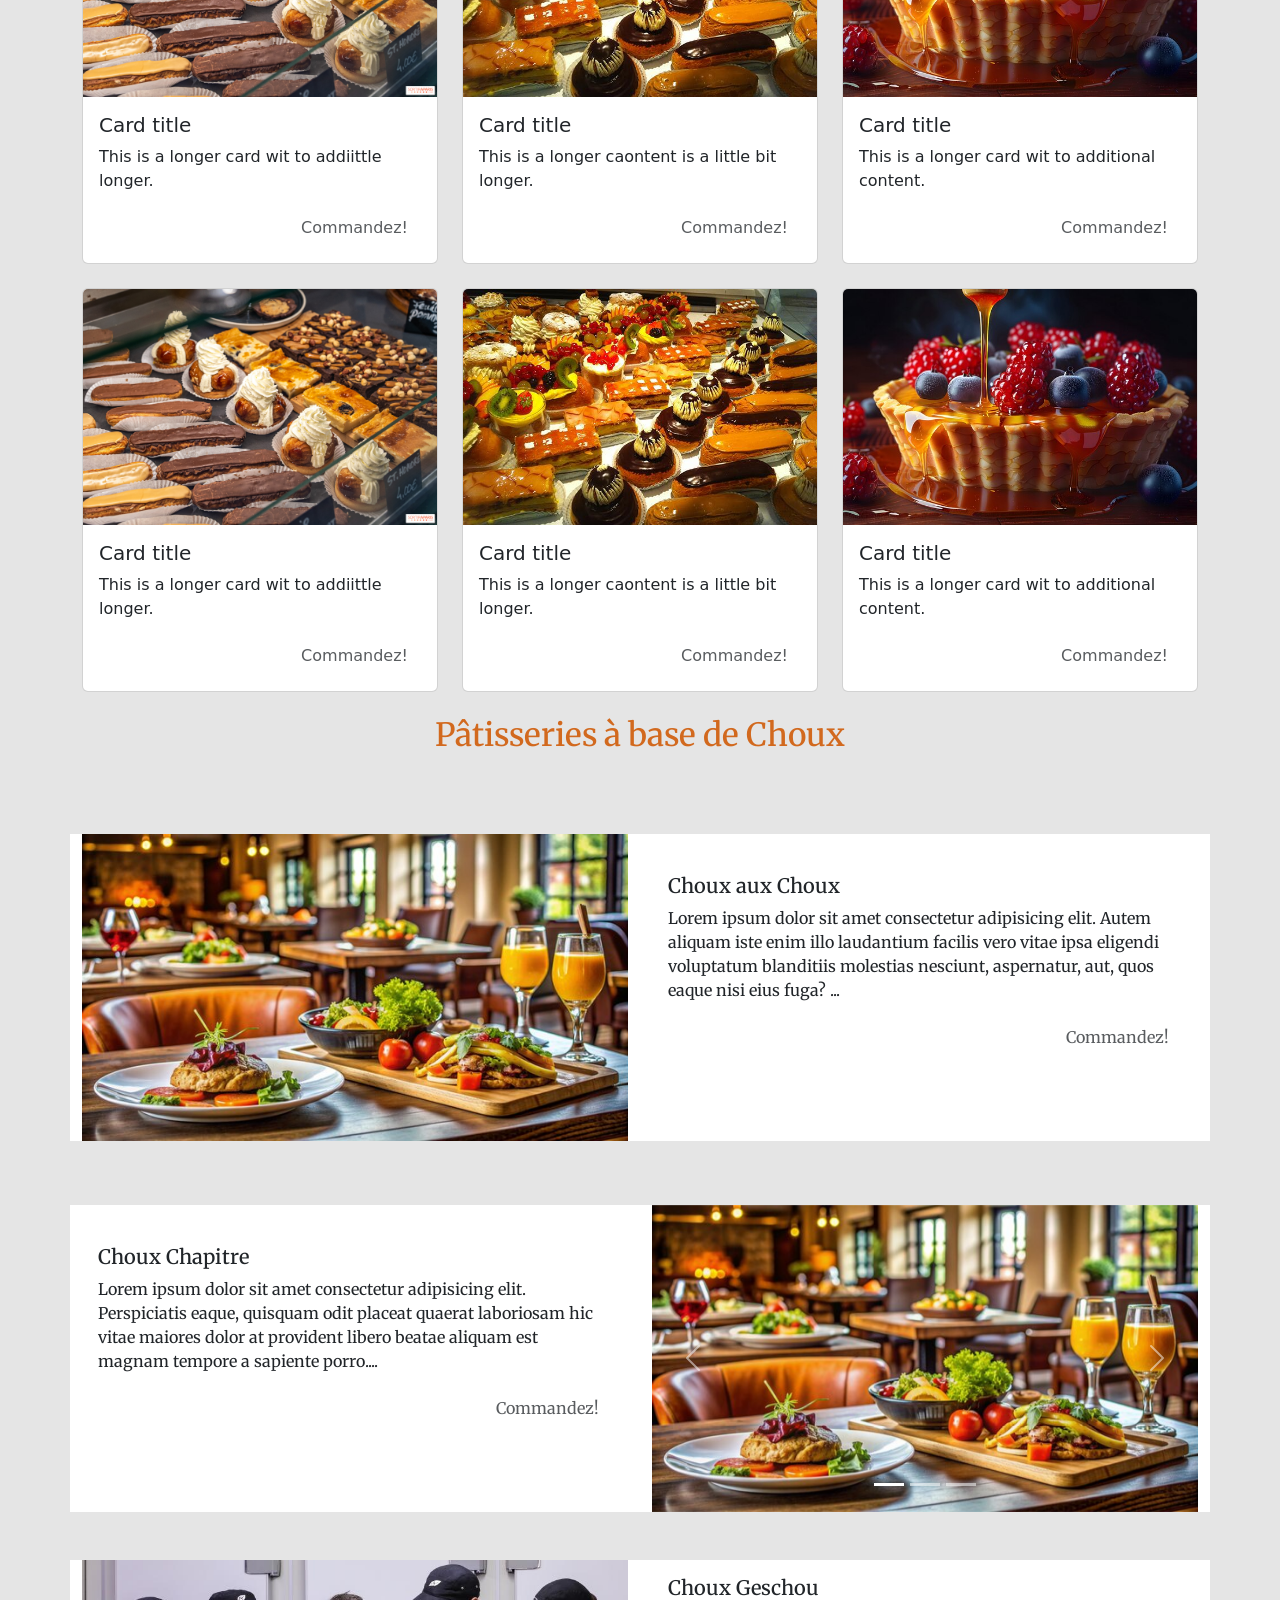
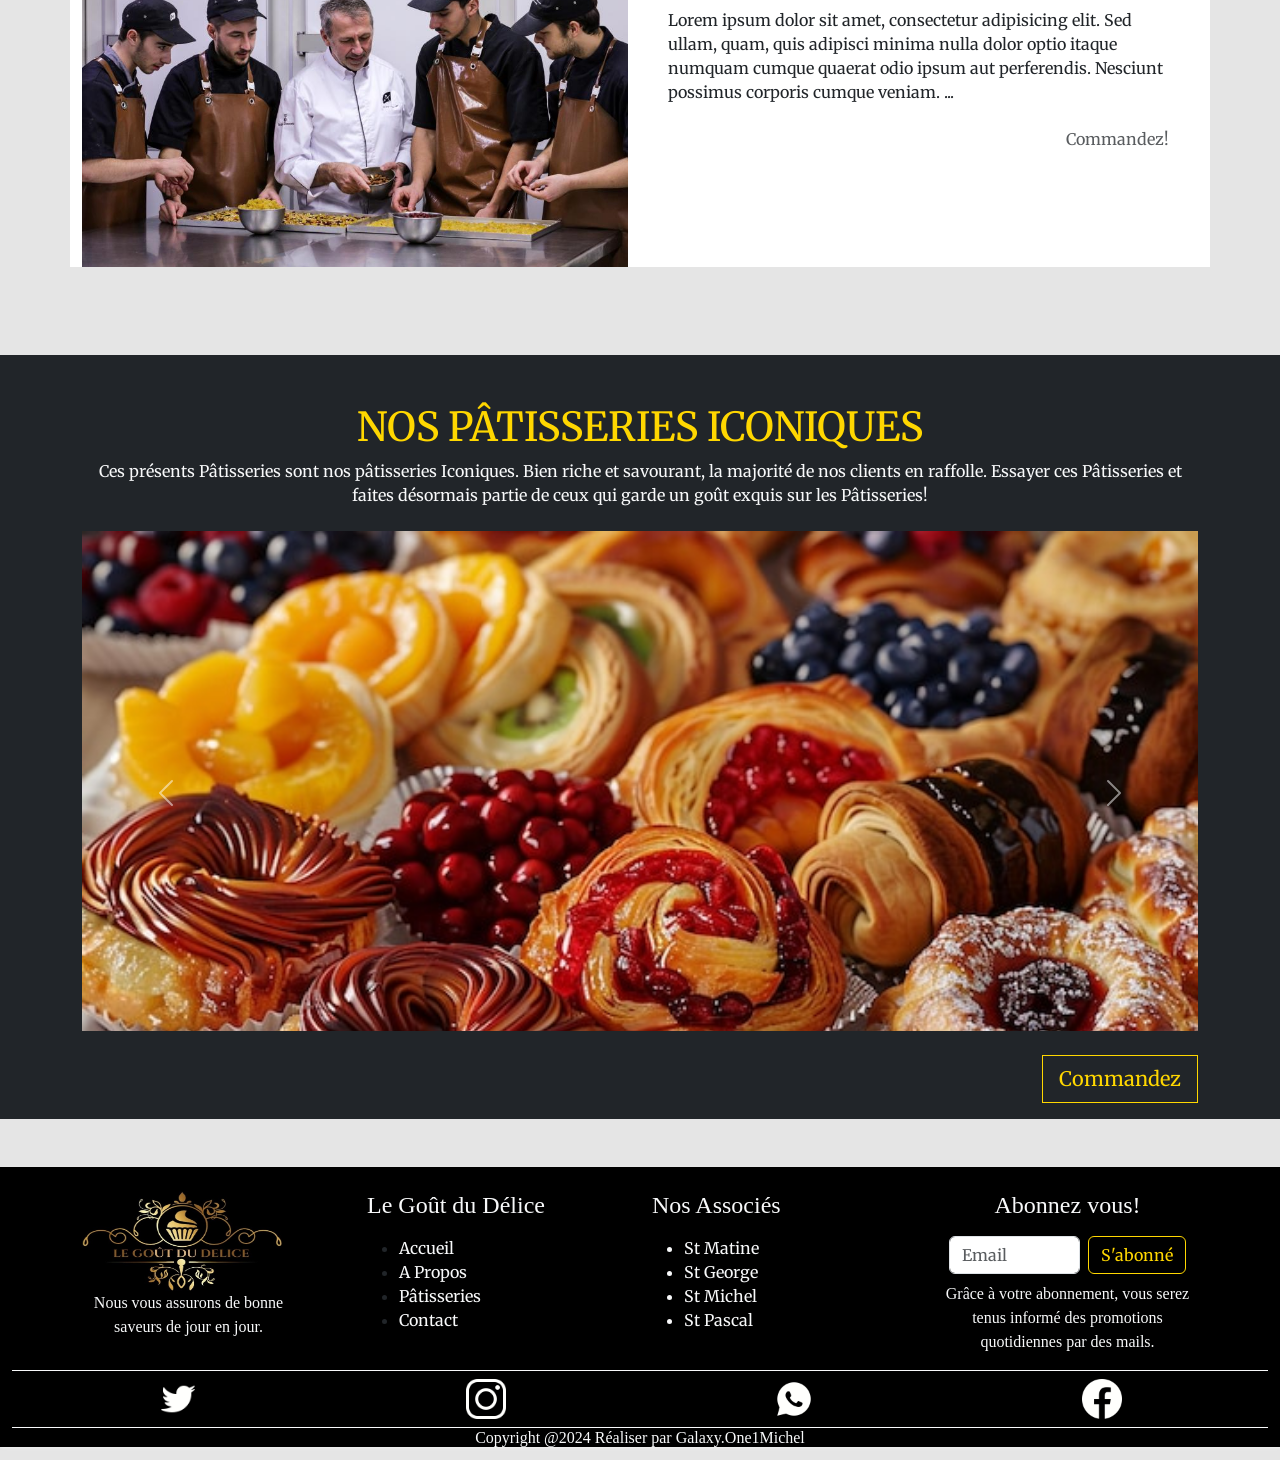
<file: patisseries.html>
<!doctype html>
<html lang="en">

<head>
    <meta charset="utf-8">
    <meta name="viewport" content="width=device-width, initial-scale=1">
    <title>Bootstrap demo</title>
    <link rel="stylesheet" href="https://cdnjs.cloudflare.com/ajax/libs/font-awesome/5.15.3/css/all.min.css">
    <link href="https://cdn.jsdelivr.net/npm/bootstrap@5.3.3/dist/css/bootstrap.min.css" rel="stylesheet"
        integrity="sha384-QWTKZyjpPEjISv5WaRU9OFeRpok6YctnYmDr5pNlyT2bRjXh0JMhjY6hW+ALEwIH" crossorigin="anonymous">
    <link rel="stylesheet" href="css/styles3.css">
</head>

<body class="body">
    <nav class="cc-navbar navbar navbar-expand-lg position-fixed navbar-dark w-100">
        <div class="container-fluid">
            <a class="navbar-brand text-uppercase fw-bolder mx-4 py-3" href="#"><span style="color: #ffd700;">Le Goût du Délice</span></a>
            <button class="navbar-toggler" type="button" data-bs-toggle="collapse"
                data-bs-target="#navbarSupportedContent" aria-controls="navbarSupportedContent" aria-expanded="false"
                aria-label="Toggle navigation">
                <span class="navbar-toggler-icon"></span>
            </button>
            <div class="collapse navbar-collapse" id="navbarSupportedContent">
                <ul class="navbar-nav ms-auto mb-2 mb-lg-0">
                    <li class="nav-item pe-4">
                        <a class="nav-link " aria-current="page" href="index.html">Accueil</a>
                    </li>
                    <li class="nav-item pe-4">
                        <a class="nav-link " href="about.html">A Propos</a>
                    </li>

                    </li>
                    <li class="nav-item pe-4">
                        <a class="nav-link active" href="patisseries.html">Nos Patisseries</a>
                    </li>
                    <li class="nav-item "></li>
                        <a class="nav-link" href="contact.html">Contact</a>
                    </li>
                    <li class="nav-item ps-4">
                        <a class="btn btn-order rounded=0" href="#">Passer Commande</a>
                    </li>
                </ul>

            </div>
        </div>
    </nav>

    <section class="banner d-flex justify-content-center align-items-center pt-5">
        <div class="container my-5 py-5">
            <div class="row">
                <div class="col-md-6"></div>
                <div class="col-md-6">
                  <h1 id="typing-text" class="typing-cursor text-capitalize py-3 redressed banner-desc" style="color: #ffd700;"></h1>
                    <p>
                        <button class="btn btn-ordere btn-lg me-5 rounded-0 merriweather">Commander maintenant</button>
                        
                    </p>
                </div>
            </div>
        </div>
    </section><br>

    <h2 class="container text-center merriweather" id="gat" style="color: chocolate;">Gâteaux</h2><br>

    <div class="container">
     
      <div class="row row-cols-1 row-cols-md-3 row-cols-lg-3 g-4 ">
       
        <div class="col">
          <div class="card">
            <img src="image/kj.jpg" class="card-img-top" alt="...">
            <div class="card-body">
              <h5 class="card-title">Card title</h5>
              <p class="card-text">This is a longer card wit to addiittle longer.</p>
              <p class="card-text"><a href="commande.html" class="text-body-primary float-end text-muted btn">Commandez!</a></p>
                           
            </div>
          </div>
        </div>
        <div class="col">
          <div class="card">
            <img src="image/ki.jpg" class="card-img-top" alt="...">
            <div class="card-body">
              <h5 class="card-title">Card title</h5>
              <p class="card-text">This is a longer caontent is a little bit longer.</p>
              <p class="card-text"><a href="commande.html" class="text-body-primary float-end text-muted btn">Commandez!</a></p>
               
            </div>
          </div>
        </div>
        <div class="col">
          <div class="card">
            <img src="image/kl.jpg" class="card-img-top" alt="...">
            <div class="card-body">
              <h5 class="card-title">Card title</h5>
              <p class="card-text">This is a longer card wit to additional content.</p>
              <p class="card-text"><a href="commande.html" class="text-body-primary float-end text-muted btn">Commandez!</a></p>
               
            </div>
          </div>
        </div>
        
       
      </div>

    </div><br>

    <div class="container">
      <div class="row row-cols-1 row-cols-md-3 row-cols-lg-3 g-4 ">
       
        <div class="col">
          <div class="card">
            <img src="image/kj.jpg" class="card-img-top" alt="...">
            <div class="card-body">
              <h5 class="card-title">Card title</h5>
              <p class="card-text">This is a longer card wit to addiittle longer.</p>
              <p class="card-text"><a href="commande.html" class="text-body-primary float-end text-muted btn">Commandez!</a></p>
                           
            </div>
          </div>
        </div>
        <div class="col">
          <div class="card">
            <img src="image/ki.jpg" class="card-img-top" alt="...">
            <div class="card-body">
              <h5 class="card-title">Card title</h5>
              <p class="card-text">This is a longer caontent is a little bit longer.</p>
              <p class="card-text"><a href="commande.html" class="text-body-primary float-end text-muted btn">Commandez!</a></p>
               
            </div>
          </div>
        </div>
        <div class="col">
          <div class="card">
            <img src="image/kl.jpg" class="card-img-top" alt="...">
            <div class="card-body">
              <h5 class="card-title">Card title</h5>
              <p class="card-text">This is a longer card wit to additional content.</p>
              <p class="card-text"><a href="commande.html" class="text-body-primary float-end text-muted btn">Commandez!</a></p>
               
            </div>
          </div>
        </div>
        
       
      </div>
    </div><br>

    <h2 class="container text-center merriweather" id="tar" style="color: chocolate;">Tartes</h2><br>

    <section class="available merriweather py-5">
      <div class="container">
          <div class="row">
              <div class="card mb-3 border-0 rounded-0">
                  <div class="row ">
                      <div class="col-md-6">
                          <img src="image/table-with-food-bottle-juice-it_1316263-19135.jpg"
                              class="img-fluid rounded-0" alt="...">
                      </div>
                      <div class="col-md-6">
                          <div class="card-body">
                              <br>
                              <h5 class="card-title merriweather">Tartes au Chocolat</h5>
                              <p class="card-text justify">Lorem ipsum dolor sit amet consectetur adipisicing elit. Autem aliquam iste enim illo laudantium facilis vero vitae ipsa eligendi voluptatum blanditiis molestias nesciunt, aspernatur, aut, quos eaque nisi eius fuga? ... </p>
                              <p class="card-text"><a href="contact.html" class="text-body-primary float-end text-muted btn merriweather">Commandez!</a></p>
                          </div>
                      </div>
                  </div>
              </div>
              <div class="card my-5 border-0 rounded-0">
                  <div class="row ">

                      <div class="col-md-6">
                          <div class="card-body">
                              <br>
                              <h5 class="card-title merriweather ">Tartes tato</h5>
                              <p class="card-text justify">Lorem ipsum dolor sit amet consectetur adipisicing elit. Perspiciatis eaque, quisquam odit placeat quaerat laboriosam hic vitae maiores dolor at provident libero beatae aliquam est magnam tempore a sapiente porro....</p>
                              <p class="card-text"><a href="contact.html" class="text-body-primary float-end text-muted btn merriweather">Commandez!</a></p>
                          </div>
                      </div>
                      <div class="col-md-6">
                          <!-- <img src="image/plate-food-with-glass-wine-plate-food-it_1313501-53721.jpg" class="img-fluid rounded-0" alt="..."> -->

                          <div id="carouselExampleIndicators" class="carousel slide">
                              <div class="carousel-indicators">
                                  <button type="button" data-bs-target="#carouselExampleIndicators"
                                      data-bs-slide-to="0" class="active" aria-current="true"
                                      aria-label="Slide 1"></button>
                                  <button type="button" data-bs-target="#carouselExampleIndicators"
                                      data-bs-slide-to="1" aria-label="Slide 2"></button>
                                  <button type="button" data-bs-target="#carouselExampleIndicators"
                                      data-bs-slide-to="2" aria-label="Slide 3"></button>
                              </div>
                              <div class="carousel-inner">
                                  <div class="carousel-item active">
                                      <img src="image/table-with-food-bottle-juice-it_1316263-19135.jpg"
                                          class="d-block w-100" alt="...">
                                  </div>
                                  <div class="carousel-item">
                                      <img src="image/table-with-food-bottle-juice-it_1316263-19135.jpg"
                                          class="d-block w-100" alt="...">
                                  </div>
                                  <div class="carousel-item">
                                      <img src="image/table-with-food-bottle-juice-it_1316263-19135.jpg"
                                          class="d-block w-100" alt="...">
                                  </div>
                              </div>
                              <button class="carousel-control-prev" type="button"
                                  data-bs-target="#carouselExampleIndicators" data-bs-slide="prev">
                                  <span class="carousel-control-prev-icon" aria-hidden="true"></span>
                                  <span class="visually-hidden">Previous</span>
                              </button>
                              <button class="carousel-control-next" type="button"
                                  data-bs-target="#carouselExampleIndicators" data-bs-slide="next">
                                  <span class="carousel-control-next-icon" aria-hidden="true"></span>
                                  <span class="visually-hidden">Next</span>
                              </button>
                          </div>
                      </div>
                  </div>
              </div>
              <div class="card mb-3 border-0 rounded-0">
                  <div class="row ">
                      <div class="col-md-6">
                          <img src="image/B9736117734Z.1_20240409185253_000+GB4OIE779.1-0.jpg"
                              class="img-fluid rounded-0" alt="...">
                      </div>
                      <div class="col-md-6">
                          <div class="card-body">
                              <h5 class="card-title merriweather">Tartes tati</h5>
                              <p class="card-text justify">Lorem ipsum dolor sit amet, consectetur adipisicing elit. Sed ullam, quam, quis adipisci minima nulla dolor optio itaque numquam cumque quaerat odio ipsum aut perferendis. Nesciunt possimus corporis cumque veniam. ... </p>
                              <p class="card-text"><a href="contact.html" class="text-body-primary float-end text-muted btn merriweather">Commandez!</a></p>
                          </div>
                      </div>
                  </div>
              </div>
          </div>
      </div>
  </section><br>
  
  <h2 class="container text-center merriweather" id="lev" style="color: chocolate;">Pâtisseries Levées</h2><br>

  <div class="container">
   
    <div class="row row-cols-1 row-cols-md-3 row-cols-lg-3 g-4 ">
     
      <div class="col">
        <div class="card">
          <img src="image/kj.jpg" class="card-img-top" alt="...">
          <div class="card-body">
            <h5 class="card-title">Card title</h5>
            <p class="card-text">This is a longer card wit to addiittle longer.</p>
            <p class="card-text"><a href="contact.html" class="text-body-primary float-end text-muted btn">Commandez!</a></p>
                         
          </div>
        </div>
      </div>
      <div class="col">
        <div class="card">
          <img src="image/ki.jpg" class="card-img-top" alt="...">
          <div class="card-body">
            <h5 class="card-title">Card title</h5>
            <p class="card-text">This is a longer caontent is a little bit longer.</p>
            <p class="card-text"><a href="contact.html" class="text-body-primary float-end text-muted btn">Commandez!</a></p>
             
          </div>
        </div>
      </div>
      <div class="col">
        <div class="card">
          <img src="image/kl.jpg" class="card-img-top" alt="...">
          <div class="card-body">
            <h5 class="card-title">Card title</h5>
            <p class="card-text">This is a longer card wit to additional content.</p>
            <p class="card-text"><a href="contact.html" class="text-body-primary float-end text-muted btn">Commandez!</a></p>
             
          </div>
        </div>
      </div>
      
     
    </div>

  </div><br>

  <div class="container">
    <div class="row row-cols-1 row-cols-md-3 row-cols-lg-3 g-4 ">
     
      <div class="col">
        <div class="card">
          <img src="image/kj.jpg" class="card-img-top" alt="...">
          <div class="card-body">
            <h5 class="card-title">Card title</h5>
            <p class="card-text">This is a longer card wit to addiittle longer.</p>
            <p class="card-text"><a href="contact.html" class="text-body-primary float-end text-muted btn">Commandez!</a></p>
                         
          </div>
        </div>
      </div>
      <div class="col">
        <div class="card">
          <img src="image/ki.jpg" class="card-img-top" alt="...">
          <div class="card-body">
            <h5 class="card-title">Card title</h5>
            <p class="card-text">This is a longer caontent is a little bit longer.</p>
            <p class="card-text"><a href="contact.html" class="text-body-primary float-end text-muted btn">Commandez!</a></p>
             
          </div>
        </div>
      </div>
      <div class="col">
        <div class="card">
          <img src="image/kl.jpg" class="card-img-top" alt="...">
          <div class="card-body">
            <h5 class="card-title">Card title</h5>
            <p class="card-text">This is a longer card wit to additional content.</p>
            <p class="card-text"><a href="contact.html" class="text-body-primary float-end text-muted btn">Commandez!</a></p>
             
          </div>
        </div>
      </div>
      
     
    </div>
  </div><br>

  <h2 class="container text-center merriweather" id="cho" style="color: chocolate;">Pâtisseries à base de Choux</h2><br>

    <section class="available merriweather py-5">
      <div class="container">
          <div class="row">
              <div class="card mb-3 border-0 rounded-0">
                  <div class="row ">
                      <div class="col-md-6">
                          <img src="image/table-with-food-bottle-juice-it_1316263-19135.jpg"
                              class="img-fluid rounded-0" alt="...">
                      </div>
                      <div class="col-md-6">
                          <div class="card-body">
                              <br>
                              <h5 class="card-title merriweather">Choux aux Choux</h5>
                              <p class="card-text justify">Lorem ipsum dolor sit amet consectetur adipisicing elit. Autem aliquam iste enim illo laudantium facilis vero vitae ipsa eligendi voluptatum blanditiis molestias nesciunt, aspernatur, aut, quos eaque nisi eius fuga? ... </p>
                              <p class="card-text"><a href="contact.html" class="text-body-primary float-end text-muted btn merriweather">Commandez!</a></p>
                          </div>
                      </div>
                  </div>
              </div>
              <div class="card my-5 border-0 rounded-0">
                  <div class="row ">

                      <div class="col-md-6">
                          <div class="card-body">
                              <br>
                              <h5 class="card-title merriweather ">Choux Chapitre</h5>
                              <p class="card-text justify">Lorem ipsum dolor sit amet consectetur adipisicing elit. Perspiciatis eaque, quisquam odit placeat quaerat laboriosam hic vitae maiores dolor at provident libero beatae aliquam est magnam tempore a sapiente porro....</p>
                              <p class="card-text"><a href="contact.html" class="text-body-primary float-end text-muted btn merriweather">Commandez!</a></p>
                          </div>
                      </div>
                      <div class="col-md-6">
                          <!-- <img src="image/plate-food-with-glass-wine-plate-food-it_1313501-53721.jpg" class="img-fluid rounded-0" alt="..."> -->

                          <div id="carouselExampleIndicators" class="carousel slide">
                              <div class="carousel-indicators">
                                  <button type="button" data-bs-target="#carouselExampleIndicators"
                                      data-bs-slide-to="0" class="active" aria-current="true"
                                      aria-label="Slide 1"></button>
                                  <button type="button" data-bs-target="#carouselExampleIndicators"
                                      data-bs-slide-to="1" aria-label="Slide 2"></button>
                                  <button type="button" data-bs-target="#carouselExampleIndicators"
                                      data-bs-slide-to="2" aria-label="Slide 3"></button>
                              </div>
                              <div class="carousel-inner">
                                  <div class="carousel-item active">
                                      <img src="image/table-with-food-bottle-juice-it_1316263-19135.jpg"
                                          class="d-block w-100" alt="...">
                                  </div>
                                  <div class="carousel-item">
                                      <img src="image/table-with-food-bottle-juice-it_1316263-19135.jpg"
                                          class="d-block w-100" alt="...">
                                  </div>
                                  <div class="carousel-item">
                                      <img src="image/table-with-food-bottle-juice-it_1316263-19135.jpg"
                                          class="d-block w-100" alt="...">
                                  </div>
                              </div>
                              <button class="carousel-control-prev" type="button"
                                  data-bs-target="#carouselExampleIndicators" data-bs-slide="prev">
                                  <span class="carousel-control-prev-icon" aria-hidden="true"></span>
                                  <span class="visually-hidden">Previous</span>
                              </button>
                              <button class="carousel-control-next" type="button"
                                  data-bs-target="#carouselExampleIndicators" data-bs-slide="next">
                                  <span class="carousel-control-next-icon" aria-hidden="true"></span>
                                  <span class="visually-hidden">Next</span>
                              </button>
                          </div>
                      </div>
                  </div>
              </div>
              <div class="card mb-3 border-0 rounded-0">
                  <div class="row ">
                      <div class="col-md-6">
                          <img src="image/B9736117734Z.1_20240409185253_000+GB4OIE779.1-0.jpg"
                              class="img-fluid rounded-0" alt="...">
                      </div>
                      <div class="col-md-6">
                          <div class="card-body">
                              <h5 class="card-title merriweather">Choux Geschou</h5>
                              <p class="card-text justify">Lorem ipsum dolor sit amet, consectetur adipisicing elit. Sed ullam, quam, quis adipisci minima nulla dolor optio itaque numquam cumque quaerat odio ipsum aut perferendis. Nesciunt possimus corporis cumque veniam. ... </p>
                              <p class="card-text"><a href="contact.html" class="text-body-primary float-end text-muted btn merriweather">Commandez!</a></p>
                          </div>
                      </div>
                  </div>
              </div>
          </div>
      </div>
  </section><br>

  <section class="cc-carousel merriweather bg-dark text-light text-center py-5">
    <div class="container">
        <div class="row">
            <h1 class="text-uppercase"><span style="color: #ffd700;">Nos Pâtisseries Iconiques</span></h1>
            <div class="col pb-4">Ces présents Pâtisseries sont nos pâtisseries Iconiques. Bien riche et savourant, la majorité de nos clients en raffolle. Essayer ces Pâtisseries et faites désormais partie de ceux qui garde un goût exquis sur les Pâtisseries!</div>
        </div>
        <div id="carouselExampleFade" class="carousel slide carousel-fade">
            <div class="carousel-inner " style="height: 500px;">
              <div class="carousel-item active">
                <img src="image/plat-patisseries-danoises-assorties-fruits_1148322-70954.jpg" class="d-block w-100" alt="...">
              </div>
              <div class="carousel-item">
                <img src="image/delicieux-cupcakes-aux-fruits_23-2150873155.jpg" class="d-block w-100" alt="...">
              </div>
              <div class="carousel-item">
                <img src="image/variete-beignets-patisseries-sont-affiches-table_1176913-26624.jpg" class="d-block w-100" alt="...">
              </div>
            </div>
            <button class="carousel-control-prev" type="button" data-bs-target="#carouselExampleFade" data-bs-slide="prev">
              <span class="carousel-control-prev-icon" aria-hidden="true"></span>
              <span class="visually-hidden">Previous</span>
            </button>
            <button class="carousel-control-next" type="button" data-bs-target="#carouselExampleFade" data-bs-slide="next">
              <span class="carousel-control-next-icon" aria-hidden="true"></span>
              <span class="visually-hidden">Next</span>
            </button><br>
            <p>
              <button class="btn btn-ordere btn-lg  rounded-0 merriweather float-end">Commandez</button>
              
          </p>
          </div>
    </div>
</section>

    <script src="https://cdn.jsdelivr.net/npm/bootstrap@5.3.3/dist/js/bootstrap.bundle.min.js"
    integrity="sha384-YvpcrYf0tY3lHB60NNkmXc5s9fDVZLESaAA55NDzOxhy9GkcIdslK1eN7N6jIeHz"
    crossorigin="anonymous"></script>

    <script>
      const text = 'Découvrez les Délices de chez nous! ';
const typingText = document.getElementById('typing-text');
let i = 0;
let isDeleting = false;

function typeWriter() {
if (!isDeleting && i < text.length) {
  typingText.innerHTML += text.charAt(i);
  i++;
  setTimeout(typeWriter, 100);
} else if (!isDeleting && i === text.length) {
  isDeleting = true;
  setTimeout(typeWriter, 5000); // Pause de 5 secondes avant d'effacer
} else if (isDeleting && i > 0) {
  typingText.innerHTML = text.substring(0, i - 1);
  i--;
  setTimeout(typeWriter, 50);
} else {
  isDeleting = false;
  setTimeout(typeWriter, 500);
}
}

window.onload = typeWriter;


  </script>

</body>
<footer class="container-fluid mt-5">
  <div class="container">
      <div class="row">
          <br>
          <div class="col mt-4">
              <img src="image/IMG-20240923-WA0018.jpg" class="mx-auto" style="width: 200px; height: 100px;" alt="">
              <p class="redressed text-light text-center me-5">Nous vous assurons de bonne saveurs de jour en jour.</p>
          </div>
          <div class="col mt-4">
              <h4 class="redressed mx-auto text-light ">Le Goût du Délice</h4>
              <p>
                  <ul >
                      <li><a href="index.html" class="text-light nav-link " >Accueil</a></li>
                      <li><a href="about.html" class="text-light nav-link " >A Propos</a></li>
                      <li><a href="patisseries.html" class="text-light nav-link " >Pâtisseries</a></li>
                      <li><a href="contact.html" class="text-light nav-link " >Contact</a></li>
                  </ul>
              </p>
          </div>
          <div class="col mt-4 d-none d-md-block">
              <h4 class="redressed mx-auto text-light d-none d-md-block">Nos Associés</h4>
              <p>
                  <ul class="text-light liste-unstyled " >
                      <li class="text-light liste-unstiled ">St Matine</li>
                      <li class="text-light liste-unstyled ">St George</li>
                      <li class="text-light liste-unstyled ">St Michel</li>
                      <li class="text-light liste-unstyled ">St Pascal</li>
                      
                  </ul>
              </p>
          </div>
          <div class="col mt-4 d-none d-md-block">
              <h4 class="redressed mx-auto text-light text-center d-none d-md-block">Abonnez vous!</h4>
              <nav class="navbar ">
                  <div class="container-fluid">
                    <form class="d-flex" role="search">
                      <input class="form-control me-2 shadow merriweather" type="email" placeholder="Email" aria-label="Search">
                      <button class="btn btn-outline  merriweather " style="color: #ffd700; border-color: #ffd700;" type="submit">S'abonné</button>
                    </form>
                  </div>
                </nav>
                <p class="redressed text-center text-light">Grâce à votre abonnement, vous serez tenus informé des promotions quotidiennes par des mails.</p>
          </div>
      </div>
     
  </div>
  <div class="container-fluid mb-4 ">
      <div class="row">
          <div style="height: 1px;" class="bg-light mb-2 container-fluid">
          
          </div>
          <div class="container">
              <p class="card-text justify d-flex mb-2 mx-auto">
                  <img src="image/twitter3.png" style="width: 40px; height: 40px;"  class="mx-auto" alt=""> 
                  <img src="image/instagram3.png" style="width: 40px; height: 40px;"  class="mx-auto" alt="">
                  <img src="image/whatsapp3.png" style="width: 40px; height: 40px;"  class="mx-auto" alt="">
                  <img src="image/facebook3.png" style="width: 40px; height: 40px;" class="mx-auto"  alt="">
              </p>
          </div>
          <div style="height: 1px;" class="bg-light mb-2 container-fluid"></div>
          
          </div>
          <p class="redressed text-center text-light d-none d-md-block  " style="position: relative;top: -10px;">Copyright @2024 Réaliser par Galaxy.One1Michel</p>
         
          
              </div>
  </div>
  
  </footer>

</html>
</file>
<file: css/styles.css>
@import url('https://fonts.googleapis.com/css2?family=Redressed&family=Merriweather:wght@300;400;700&display=swap');

.redressed{
    font-family: 'Redressed', cursive;
}
.merriweather{
    font-family: 'Merriweather', serif;

}
.body{
    background-color: rgba(0, 0, 0, 0.1);
}

.cc-navbar{
    background-color: rgba(0, 0, 0, 0.55);
    font-family: 'Merriweather', serif;
    box-shadow: 1px 1px 3px rgba(255, 255, 255, 0.54);
    z-index: 99;
}

.cc-navbar .nav-link{
    border-bottom: 1px solid transparent;
    transition: padding-bottom .4s ease-in-out, border-color .3s ease;
}

.cc-navbar .nav-link:hover{
    padding-bottom: 20px;
    border-bottom-color: #ffd700 ;
}

.banner,
.order-form {
    background: linear-gradient(rgba(0, 0, 0, 0.5), rgba(0, 0, 0, 0.5)), url(Patisserie_Boulangerie_Pastry.jpg) center center fixed no-repeat;
    height: 800px;
    background-size: cover;
}
.order-form{
    height: 500px;
}
.banner .banner-desc{
    font-size: 48px;
    font-weight: 400;
    color: #fff;
}

.cc-menu{
    background: linear-gradient(rgba(0, 0, 0, 0.5), rgba(0, 0, 0, 0.5)), url(table-filled-dishes-food-set-260nw-2477073165.webp) center center fixed no-repeat;
    height: 1200px;
    background-size: cover;
    color: #fff;
}

.btn-order {
    color: #ffd700;
    border-color: #ffd700;
    transition: 0.5;
}
.btn-order:hover,
.btn-order:active {
    color: #fff;
    background-color: #ffd700 ;
}

.btn-ordere {
    color: #ffd700 ;
    border-color: #ffd700 ;
    transition: 0.10;
}
.btn-ordere:hover,
.btn-ordere:active {
    color: #7B3F00;
    background-color: #ffd700 ;
    
}

.btn-ordere2 {
    color: #7B3F00 ;
    border-color: #7B3F00 ;
    transition: 0.70;
}
.btn-ordere2,
.btn-ordere2:active {
    color: #7B3F00;
    background-color: #ffd700;
    
}
.justify{
    text-align: justify;
}
.titre{
    color: #ffd700;
}
footer{
    background-color: black;
    font-family: 'Merriweather', serif;
    box-shadow: 1px 1px 3px rgba(255, 255, 255, 0.54);
    z-index: 99;
    height: 280px;
}
</file>
<file: css/styles2.css>
@import url('https://fonts.googleapis.com/css2?family=Redressed&family=Merriweather:wght@300;400;700&display=swap');

.redressed{
    font-family: 'Redressed', cursive;
}
.merriweather{
    font-family: 'Merriweather', serif;

}

.cc-navbar{
    background-color: rgba(0, 0, 0, 0.55);
    font-family: 'Merriweather', serif;
    box-shadow: 1px 1px 3px rgba(255, 255, 255, 0.54);
    z-index: 99;
}

.cc-navbar .nav-link{
    border-bottom: 1px solid transparent;
    transition: padding-bottom .4s ease-in-out, border-color .3s ease;
}

.cc-navbar .nav-link:hover{
    padding-bottom: 20px;
    border-bottom-color: #ffd700 ;
}
.btn-order {
    color: #ffd700;
    border-color: #ffd700;
    transition: 0.5;
}
.btn-order:hover,
.btn-order:active {
    color: #7B3F00;
    background-color: #ffd700 ;
}
.btn-ordere {
    color: #ffd700 ;
    border-color: #ffd700 ;
    transition: 0.10;
}
.btn-ordere:hover,
.btn-ordere:active {
    color: #7B3F00;
    background-color: #ffd700 ;
    
}

.banner,
.order-form {
    background: linear-gradient(rgba(0, 0, 0, 0.5), rgba(0, 0, 0, 0.5)), url(delicieux-cupcakes-aux-fruits_23-2150873155.jpg) center center fixed no-repeat;
    height: 800px;
    background-size: cover;
}
.order-form{
    height: 500px;
}
.banner .banner-desc{
    font-size: 48px;
    font-weight: 400;
    color: #fff;
}
.body{
    background-color: rgba(0, 0, 0, 0.1);
}
footer{
    background-color: black;
    font-family: 'Merriweather', serif;
    box-shadow: 1px 1px 3px rgba(255, 255, 255, 0.54);
    z-index: 99;
    height: 280px;
}
</file>
<file: css/styles4.css>
@import url('https://fonts.googleapis.com/css2?family=Redressed&family=Merriweather:wght@300;400;700&display=swap');

.redressed{
    font-family: 'Redressed', cursive;
}
.merriweather{
    font-family: 'Merriweather', serif;

}
.body{
    background-color: rgba(0, 0, 0, 0.1);
}

.cc-navbar{
    background-color: rgba(0, 0, 0, 0.55);
    font-family: 'Merriweather', serif;
    box-shadow: 1px 1px 3px rgba(255, 255, 255, 0.54);
    z-index: 99;
}

.cc-navbar .nav-link{
    border-bottom: 1px solid transparent;
    transition: padding-bottom .4s ease-in-out, border-color .3s ease;
}

.cc-navbar .nav-link:hover{
    padding-bottom: 20px;
    border-bottom-color: #ffd700 ;
}
.btn-order {
    color: #ffd700;
    border-color: #ffd700;
    transition: 0.5;
}
.btn-order:hover,
.btn-order:active {
    color: #7B3F00;
    background-color: #ffd700 ;
}
.btn-ordere {
    color: #ffd700 ;
    border-color: #ffd700 ;
    transition: 0.10;
}
.btn-ordere:hover,
.btn-ordere:active {
    color: #7B3F00;
    background-color: #ffd700 ;
    
}

.banner,
.order-form {
    background: linear-gradient(rgba(0, 0, 0, 0.5), rgba(0, 0, 0, 0.5)), url(IMG-20240923-WA0017.jpg) center center fixed no-repeat;
    height: 800px;
    background-size: cover;
}
.order-form{
    height: 500px;
}
.banner .banner-desc{
    font-size: 48px;
    font-weight: 400;
    color: #fff;
}

footer{
    background-color: black;
    font-family: 'Merriweather', serif;
    box-shadow: 1px 1px 3px rgba(255, 255, 255, 0.54);
    z-index: 99;
    height: 280px;
}
</file>
<file: css/styles3.css>
@import url('https://fonts.googleapis.com/css2?family=Redressed&family=Merriweather:wght@300;400;700&display=swap');

.redressed{
    font-family: 'Redressed', cursive;
}
.merriweather{
    font-family: 'Merriweather', serif;

}
.body{
    background-color: rgba(0, 0, 0, 0.1);
}

.cc-navbar{
    background-color: rgba(0, 0, 0, 0.55);
    font-family: 'Merriweather', serif;
    box-shadow: 1px 1px 3px rgba(255, 255, 255, 0.54);
    z-index: 99;
}

.cc-navbar .nav-link{
    border-bottom: 1px solid transparent;
    transition: padding-bottom .4s ease-in-out, border-color .3s ease;
}

.cc-navbar .nav-link:hover{
    padding-bottom: 20px;
    border-bottom-color: #ffd700 ;
}
.btn-order {
    color: #ffd700;
    border-color: #ffd700;
    transition: 0.5;
}
.btn-order:hover,
.btn-order:active {
    color: #7B3F00;
    background-color: #ffd700 ;
}
.btn-ordere {
    color: #ffd700 ;
    border-color: #ffd700 ;
    transition: 0.10;
}
.btn-ordere:hover,
.btn-ordere:active {
    color: #7B3F00;
    background-color: #ffd700 ;
    
}

.banner,
.order-form {
    background: linear-gradient(rgba(0, 0, 0, 0.5), rgba(0, 0, 0, 0.5)), url(kl.jpg) center center fixed no-repeat;
    height: 800px;
    background-size: cover;
}
.order-form{
    height: 500px;
}
.banner .banner-desc{
    font-size: 48px;
    font-weight: 400;
    color: #fff;
}
.tet{
    text-align: justify;
    font-size: 30px;
}
footer{
    background-color: black;
    font-family: 'Merriweather', serif;
    box-shadow: 1px 1px 3px rgba(255, 255, 255, 0.54);
    z-index: 99;
    height: 280px;
}
</file>
